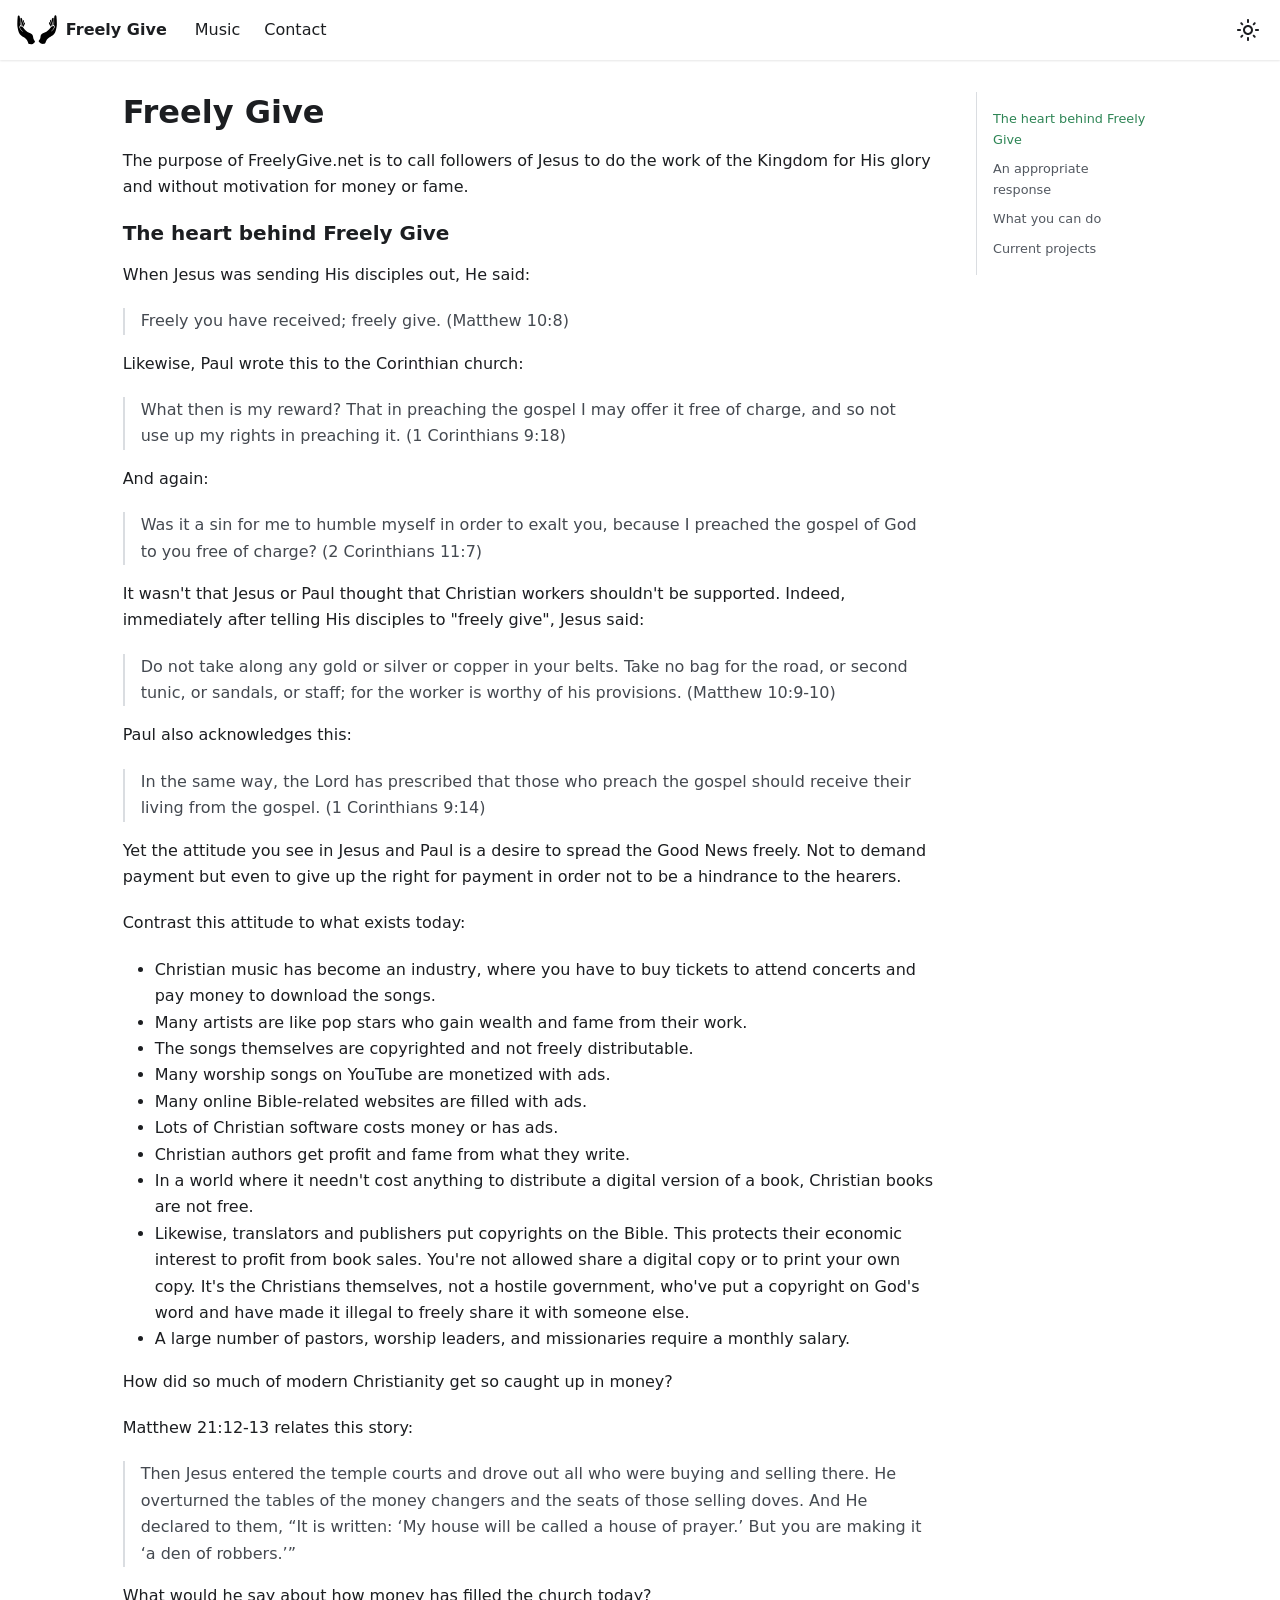
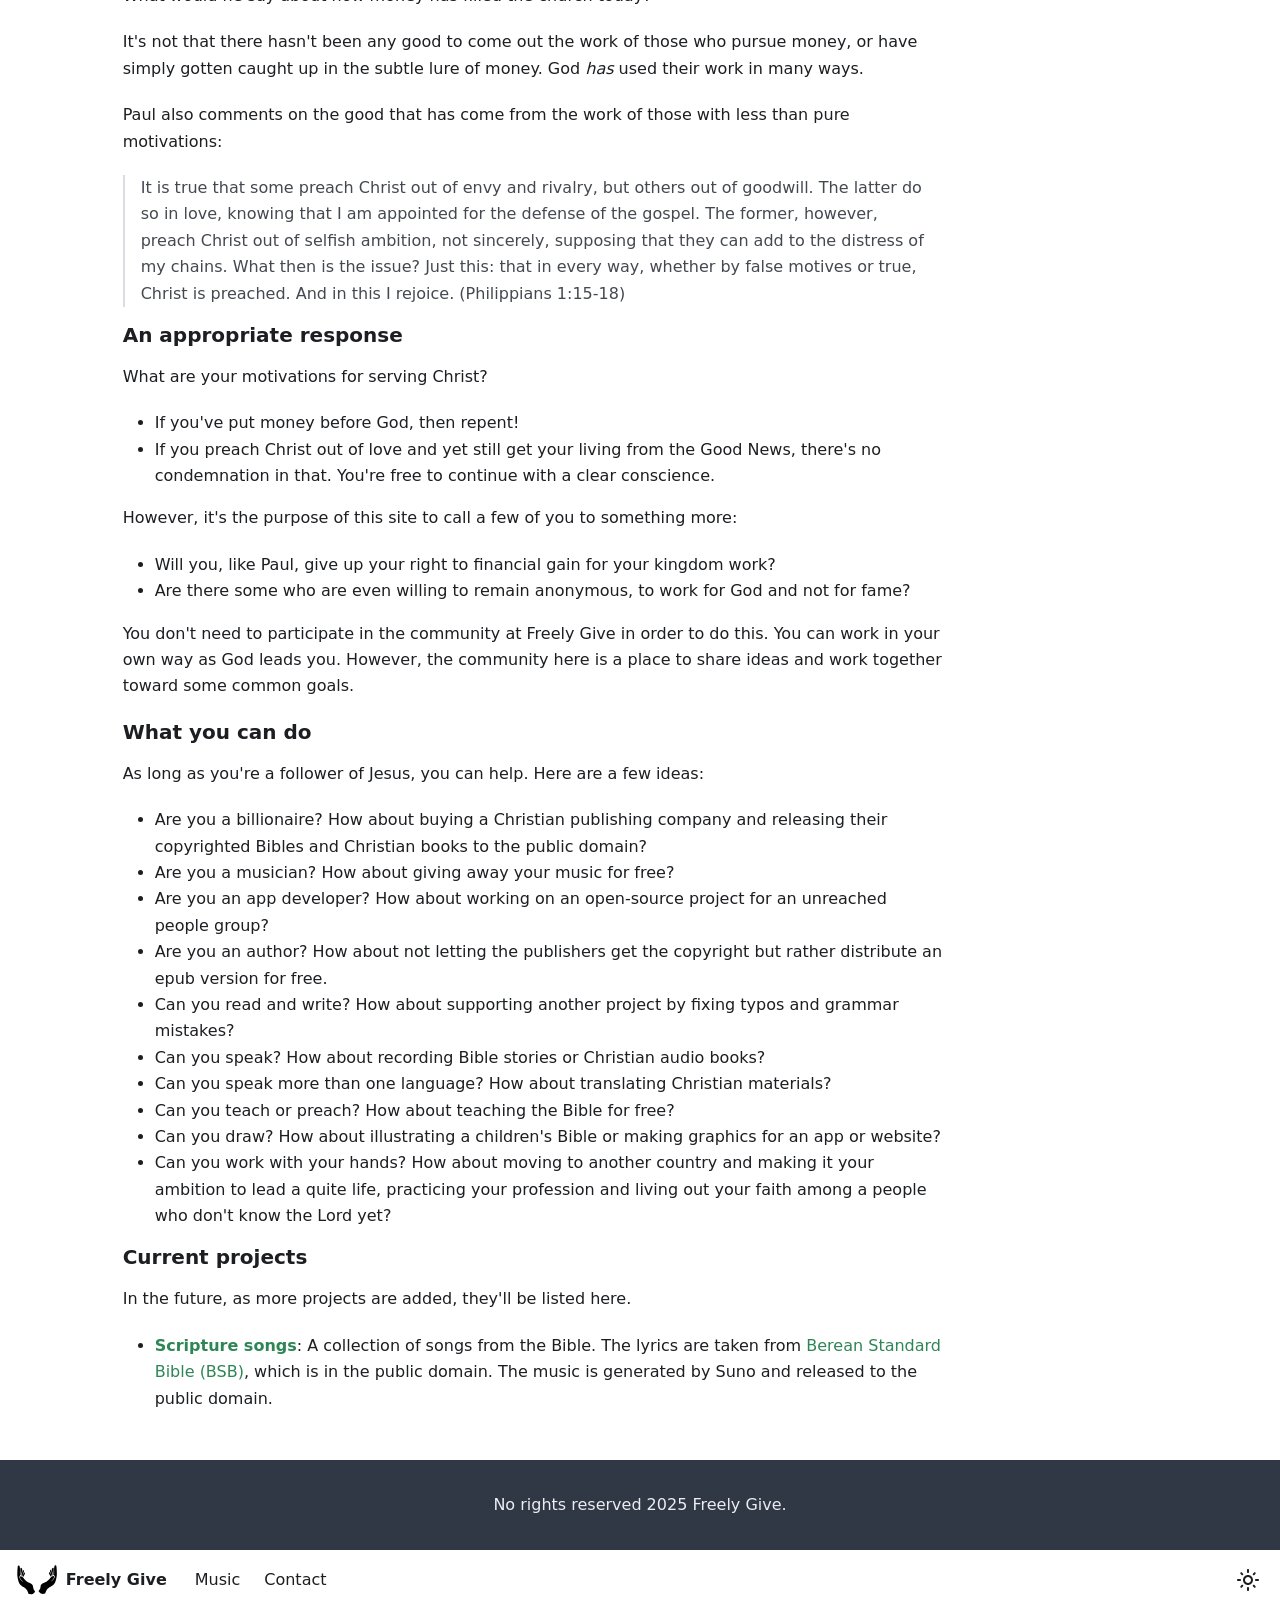
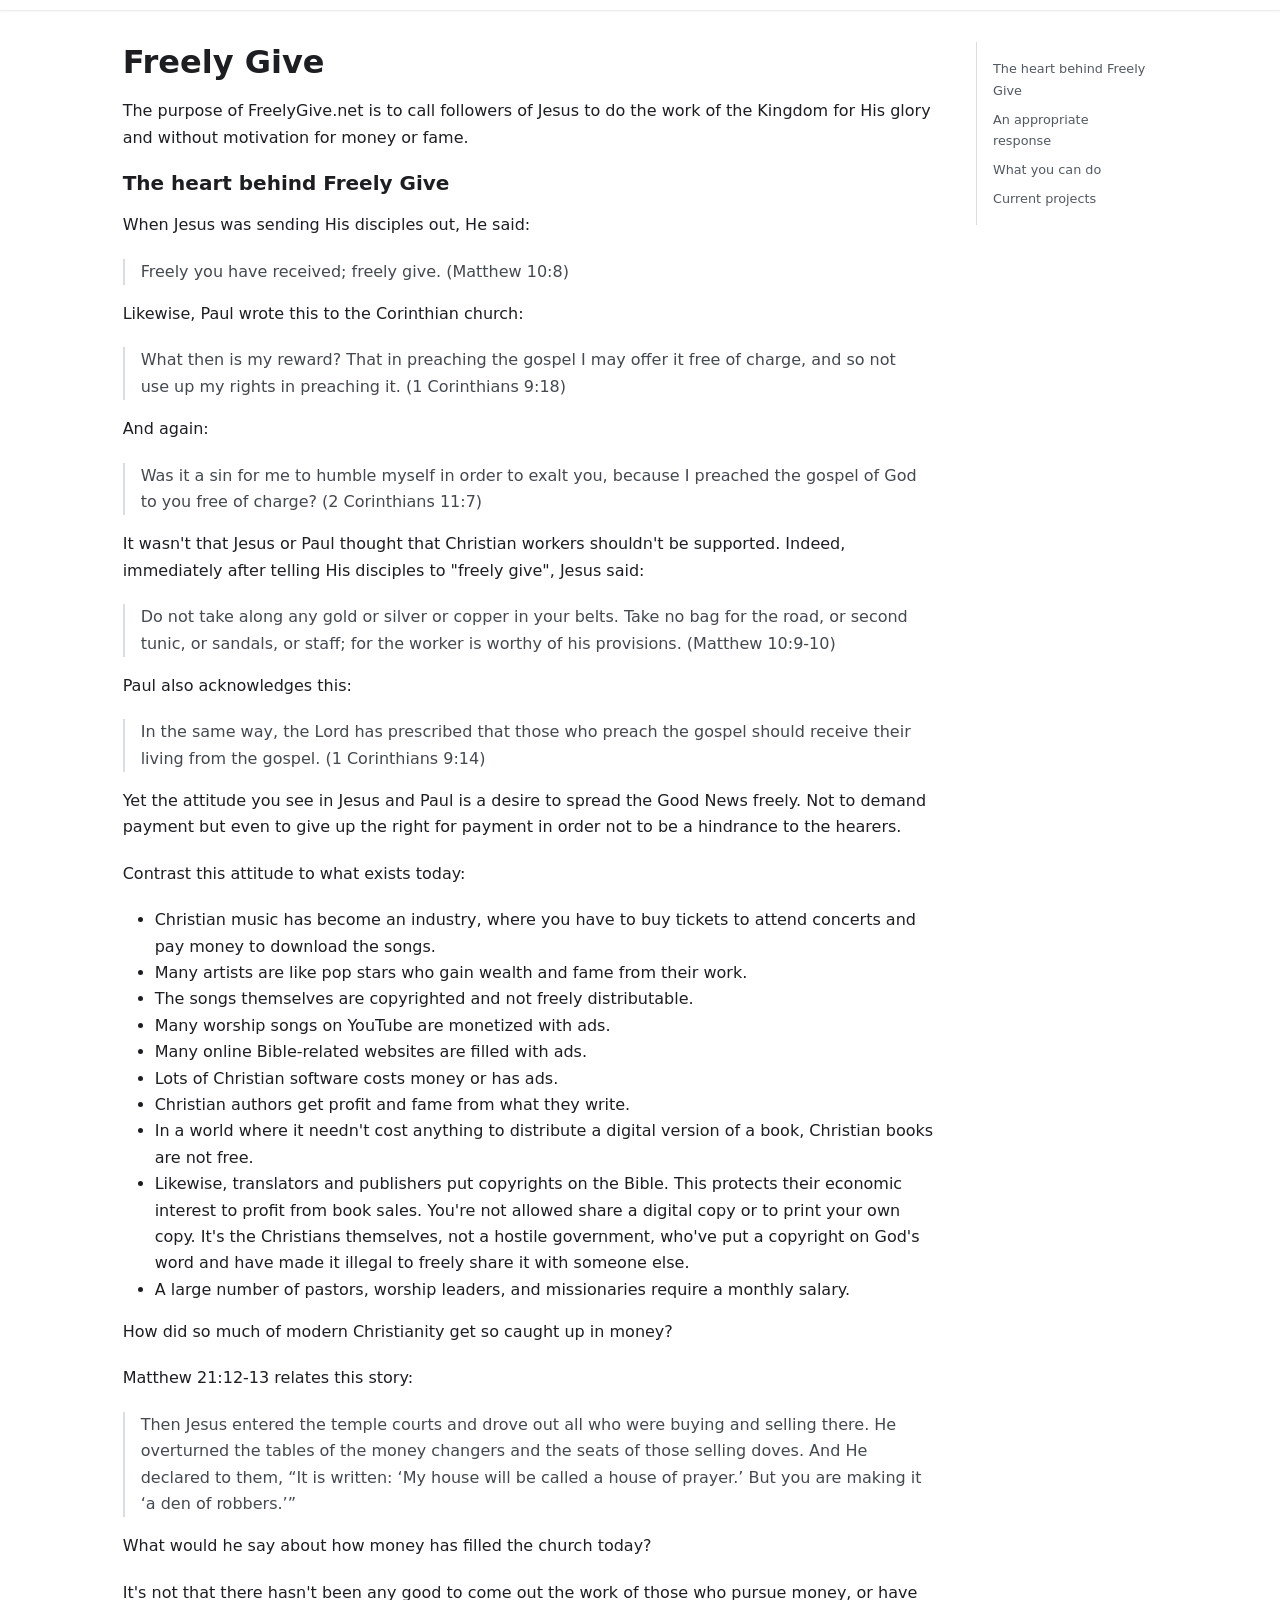
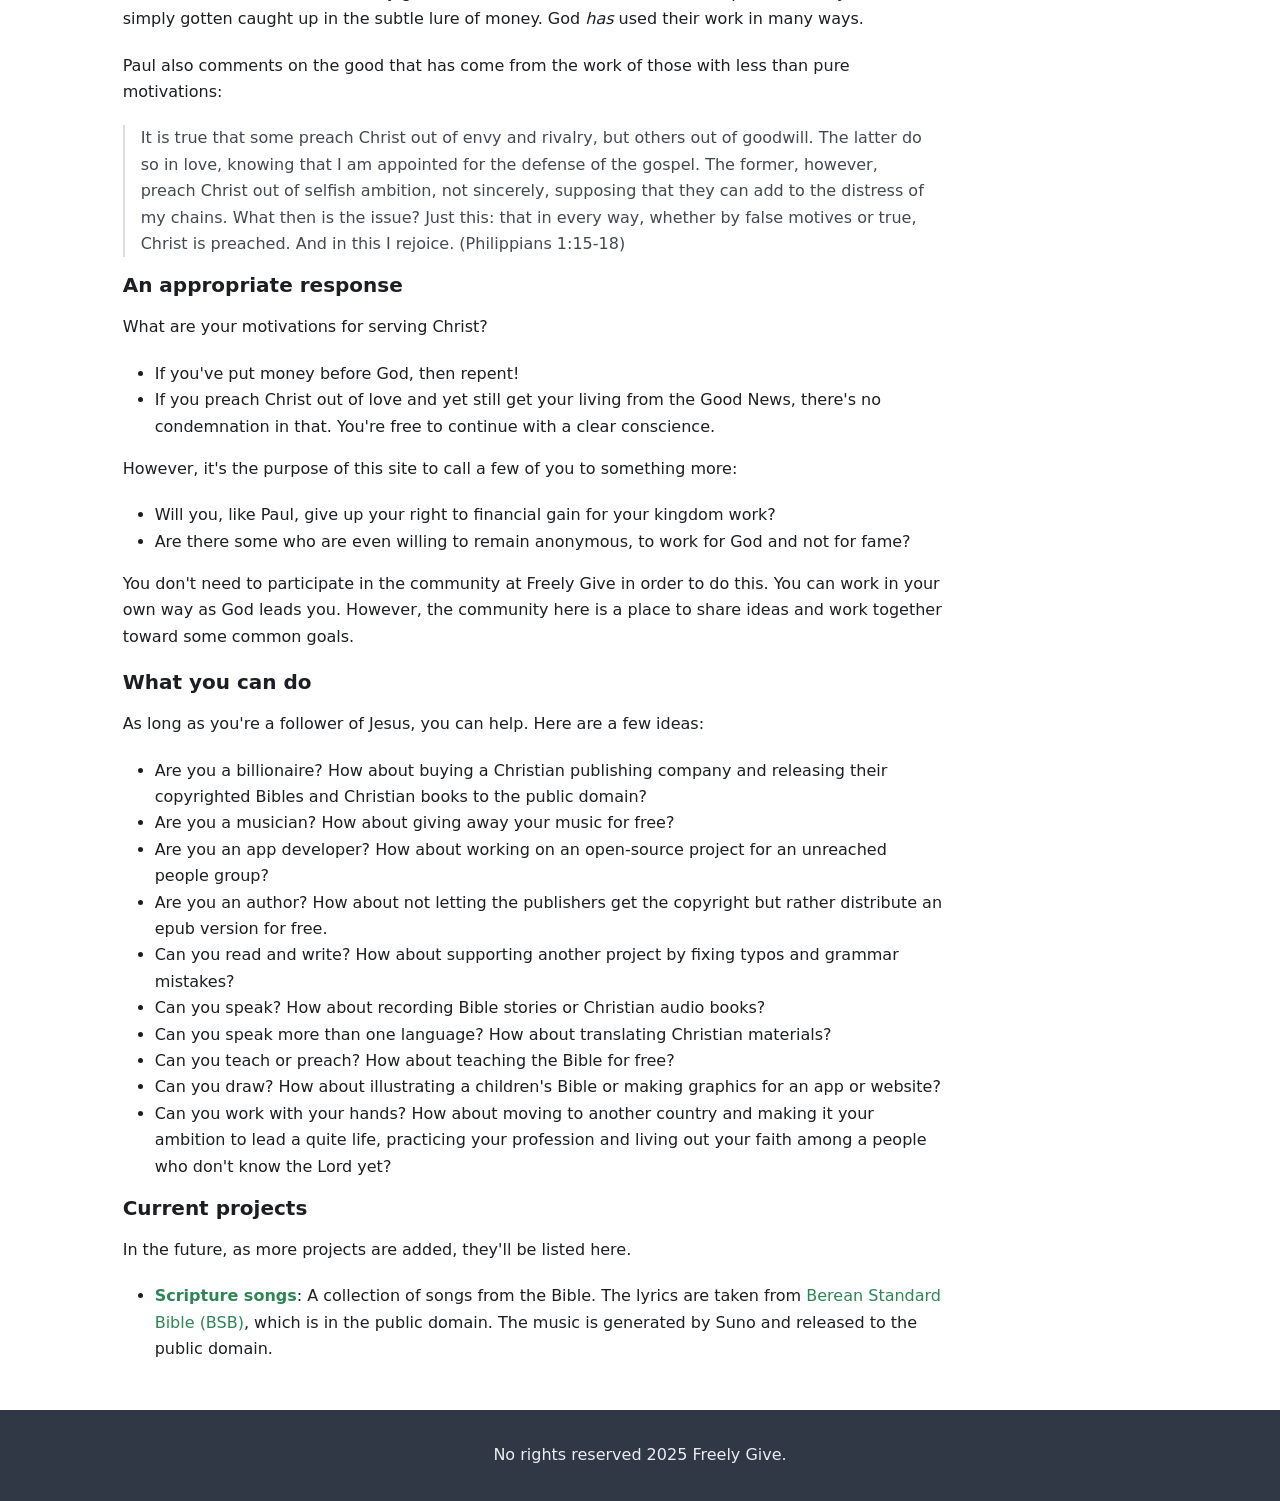
<file: index.html>
<!doctype html>
<html lang="en" dir="ltr" class="mdx-wrapper mdx-page plugin-pages plugin-id-default" data-has-hydrated="false">
<head>
<meta charset="UTF-8">
<meta name="generator" content="Docusaurus v3.8.1">
<title data-rh="true">Freely Give</title><meta data-rh="true" name="viewport" content="width=device-width,initial-scale=1"><meta data-rh="true" name="twitter:card" content="summary_large_image"><meta data-rh="true" property="og:image" content="https://freelygive.net/img/docusaurus-social-card.jpg"><meta data-rh="true" name="twitter:image" content="https://freelygive.net/img/docusaurus-social-card.jpg"><meta data-rh="true" property="og:url" content="https://freelygive.net/"><meta data-rh="true" property="og:locale" content="en"><meta data-rh="true" name="docusaurus_locale" content="en"><meta data-rh="true" name="docusaurus_tag" content="default"><meta data-rh="true" name="docsearch:language" content="en"><meta data-rh="true" name="docsearch:docusaurus_tag" content="default"><meta data-rh="true" property="og:title" content="Freely Give"><meta data-rh="true" name="description" content="The purpose of FreelyGive.net is to call followers of Jesus to do the work of the Kingdom for His glory and without motivation for money or fame."><meta data-rh="true" property="og:description" content="The purpose of FreelyGive.net is to call followers of Jesus to do the work of the Kingdom for His glory and without motivation for money or fame."><link data-rh="true" rel="icon" href="/img/favicon.ico"><link data-rh="true" rel="canonical" href="https://freelygive.net/"><link data-rh="true" rel="alternate" href="https://freelygive.net/" hreflang="en"><link data-rh="true" rel="alternate" href="https://freelygive.net/" hreflang="x-default"><script data-rh="true">function insertBanner(){var n=document.createElement("div");n.id="__docusaurus-base-url-issue-banner-container";n.innerHTML='\n<div id="__docusaurus-base-url-issue-banner" style="border: thick solid red; background-color: rgb(255, 230, 179); margin: 20px; padding: 20px; font-size: 20px;">\n   <p style="font-weight: bold; font-size: 30px;">Your Docusaurus site did not load properly.</p>\n   <p>A very common reason is a wrong site <a href="https://docusaurus.io/docs/docusaurus.config.js/#baseUrl" style="font-weight: bold;">baseUrl configuration</a>.</p>\n   <p>Current configured baseUrl = <span style="font-weight: bold; color: red;">/</span>  (default value)</p>\n   <p>We suggest trying baseUrl = <span id="__docusaurus-base-url-issue-banner-suggestion-container" style="font-weight: bold; color: green;"></span></p>\n</div>\n',document.body.prepend(n);var e=document.getElementById("__docusaurus-base-url-issue-banner-suggestion-container"),s=window.location.pathname,o="/"===s.substr(-1)?s:s+"/";e.innerHTML=o}document.addEventListener("DOMContentLoaded",function(){void 0===window.docusaurus&&insertBanner()})</script><link rel="stylesheet" href="/assets/css/styles.80179d16.css">
<script src="/assets/js/runtime~main.8ddd8ecd.js" defer="defer"></script>
<script src="/assets/js/main.093fa147.js" defer="defer"></script>
</head>
<body class="navigation-with-keyboard">
<svg xmlns="http://www.w3.org/2000/svg" style="display: none;"><defs>
<symbol id="theme-svg-external-link" viewBox="0 0 24 24"><path fill="currentColor" d="M21 13v10h-21v-19h12v2h-10v15h17v-8h2zm3-12h-10.988l4.035 4-6.977 7.07 2.828 2.828 6.977-7.07 4.125 4.172v-11z"/></symbol>
</defs></svg>
<script>!function(){var t="light";var e=function(){try{return new URLSearchParams(window.location.search).get("docusaurus-theme")}catch(t){}}()||function(){try{return window.localStorage.getItem("theme")}catch(t){}}();document.documentElement.setAttribute("data-theme",e||t),document.documentElement.setAttribute("data-theme-choice",e||t)}(),function(){try{const c=new URLSearchParams(window.location.search).entries();for(var[t,e]of c)if(t.startsWith("docusaurus-data-")){var a=t.replace("docusaurus-data-","data-");document.documentElement.setAttribute(a,e)}}catch(t){}}()</script><div id="__docusaurus"><link rel="preload" as="image" href="/img/logo.svg"><div role="region" aria-label="Skip to main content"><a class="skipToContent_fXgn" href="#__docusaurus_skipToContent_fallback">Skip to main content</a></div><nav aria-label="Main" class="theme-layout-navbar navbar navbar--fixed-top"><div class="navbar__inner"><div class="theme-layout-navbar-left navbar__items"><button aria-label="Toggle navigation bar" aria-expanded="false" class="navbar__toggle clean-btn" type="button"><svg width="30" height="30" viewBox="0 0 30 30" aria-hidden="true"><path stroke="currentColor" stroke-linecap="round" stroke-miterlimit="10" stroke-width="2" d="M4 7h22M4 15h22M4 23h22"></path></svg></button><a class="navbar__brand" href="/"><div class="navbar__logo"><img src="/img/logo.svg" alt="Freely Give Logo" class="themedComponent_mlkZ themedComponent--light_NVdE"><img src="/img/logo.svg" alt="Freely Give Logo" class="themedComponent_mlkZ themedComponent--dark_xIcU"></div><b class="navbar__title text--truncate">Freely Give</b></a><a class="navbar__item navbar__link" href="/music/philippians/">Music</a><a class="navbar__item navbar__link" href="/contact/">Contact</a></div><div class="theme-layout-navbar-right navbar__items navbar__items--right"><div class="toggle_vylO colorModeToggle_DEke"><button class="clean-btn toggleButton_gllP toggleButtonDisabled_aARS" type="button" disabled="" title="system mode" aria-label="Switch between dark and light mode (currently system mode)"><svg viewBox="0 0 24 24" width="24" height="24" aria-hidden="true" class="toggleIcon_g3eP lightToggleIcon_pyhR"><path fill="currentColor" d="M12,9c1.65,0,3,1.35,3,3s-1.35,3-3,3s-3-1.35-3-3S10.35,9,12,9 M12,7c-2.76,0-5,2.24-5,5s2.24,5,5,5s5-2.24,5-5 S14.76,7,12,7L12,7z M2,13l2,0c0.55,0,1-0.45,1-1s-0.45-1-1-1l-2,0c-0.55,0-1,0.45-1,1S1.45,13,2,13z M20,13l2,0c0.55,0,1-0.45,1-1 s-0.45-1-1-1l-2,0c-0.55,0-1,0.45-1,1S19.45,13,20,13z M11,2v2c0,0.55,0.45,1,1,1s1-0.45,1-1V2c0-0.55-0.45-1-1-1S11,1.45,11,2z M11,20v2c0,0.55,0.45,1,1,1s1-0.45,1-1v-2c0-0.55-0.45-1-1-1C11.45,19,11,19.45,11,20z M5.99,4.58c-0.39-0.39-1.03-0.39-1.41,0 c-0.39,0.39-0.39,1.03,0,1.41l1.06,1.06c0.39,0.39,1.03,0.39,1.41,0s0.39-1.03,0-1.41L5.99,4.58z M18.36,16.95 c-0.39-0.39-1.03-0.39-1.41,0c-0.39,0.39-0.39,1.03,0,1.41l1.06,1.06c0.39,0.39,1.03,0.39,1.41,0c0.39-0.39,0.39-1.03,0-1.41 L18.36,16.95z M19.42,5.99c0.39-0.39,0.39-1.03,0-1.41c-0.39-0.39-1.03-0.39-1.41,0l-1.06,1.06c-0.39,0.39-0.39,1.03,0,1.41 s1.03,0.39,1.41,0L19.42,5.99z M7.05,18.36c0.39-0.39,0.39-1.03,0-1.41c-0.39-0.39-1.03-0.39-1.41,0l-1.06,1.06 c-0.39,0.39-0.39,1.03,0,1.41s1.03,0.39,1.41,0L7.05,18.36z"></path></svg><svg viewBox="0 0 24 24" width="24" height="24" aria-hidden="true" class="toggleIcon_g3eP darkToggleIcon_wfgR"><path fill="currentColor" d="M9.37,5.51C9.19,6.15,9.1,6.82,9.1,7.5c0,4.08,3.32,7.4,7.4,7.4c0.68,0,1.35-0.09,1.99-0.27C17.45,17.19,14.93,19,12,19 c-3.86,0-7-3.14-7-7C5,9.07,6.81,6.55,9.37,5.51z M12,3c-4.97,0-9,4.03-9,9s4.03,9,9,9s9-4.03,9-9c0-0.46-0.04-0.92-0.1-1.36 c-0.98,1.37-2.58,2.26-4.4,2.26c-2.98,0-5.4-2.42-5.4-5.4c0-1.81,0.89-3.42,2.26-4.4C12.92,3.04,12.46,3,12,3L12,3z"></path></svg><svg viewBox="0 0 24 24" width="24" height="24" aria-hidden="true" class="toggleIcon_g3eP systemToggleIcon_QzmC"><path fill="currentColor" d="m12 21c4.971 0 9-4.029 9-9s-4.029-9-9-9-9 4.029-9 9 4.029 9 9 9zm4.95-13.95c1.313 1.313 2.05 3.093 2.05 4.95s-0.738 3.637-2.05 4.95c-1.313 1.313-3.093 2.05-4.95 2.05v-14c1.857 0 3.637 0.737 4.95 2.05z"></path></svg></button></div><div class="navbarSearchContainer_Bca1"></div></div></div><div role="presentation" class="navbar-sidebar__backdrop"></div></nav><div id="__docusaurus_skipToContent_fallback" class="theme-layout-main main-wrapper mainWrapper_z2l0"><main class="container container--fluid margin-vert--lg"><div class="row mdxPageWrapper_j9I6"><div class="col col--8"><article><header><h1>Freely Give</h1></header>
<p>The purpose of FreelyGive.net is to call followers of Jesus to do the work of the Kingdom for His glory and without motivation for money or fame.</p>
<h3 class="anchor anchorWithStickyNavbar_LWe7" id="the-heart-behind-freely-give">The heart behind Freely Give<a href="#the-heart-behind-freely-give" class="hash-link" aria-label="Direct link to The heart behind Freely Give" title="Direct link to The heart behind Freely Give">​</a></h3>
<p>When Jesus was sending His disciples out, He said:</p>
<blockquote>
<p>Freely you have received; freely give. (Matthew 10:8)</p>
</blockquote>
<p>Likewise, Paul wrote this to the Corinthian church:</p>
<blockquote>
<p>What then is my reward? That in preaching the gospel I may offer it free of charge, and so not use up my rights in preaching it. (1 Corinthians 9:18)</p>
</blockquote>
<p>And again:</p>
<blockquote>
<p>Was it a sin for me to humble myself in order to exalt you, because I preached the gospel of God to you free of charge? (2 Corinthians 11:7)</p>
</blockquote>
<p>It wasn&#x27;t that Jesus or Paul thought that Christian workers shouldn&#x27;t be supported. Indeed, immediately after telling His disciples to &quot;freely give&quot;, Jesus said:</p>
<blockquote>
<p>Do not take along any gold or silver or copper in your belts. Take no bag for the road, or second tunic, or sandals, or staff; for the worker is worthy of his provisions. (Matthew 10:9-10)</p>
</blockquote>
<p>Paul also acknowledges this:</p>
<blockquote>
<p>In the same way, the Lord has prescribed that those who preach the gospel should receive their living from the gospel. (1 Corinthians 9:14)</p>
</blockquote>
<p>Yet the attitude you see in Jesus and Paul is a desire to spread the Good News freely. Not to demand payment but even to give up the right for payment in order not to be a hindrance to the hearers.</p>
<p>Contrast this attitude to what exists today:</p>
<ul>
<li>Christian music has become an industry, where you have to buy tickets to attend concerts and pay money to download the songs.</li>
<li>Many artists are like pop stars who gain wealth and fame from their work.</li>
<li>The songs themselves are copyrighted and not freely distributable.</li>
<li>Many worship songs on YouTube are monetized with ads.</li>
<li>Many online Bible-related websites are filled with ads.</li>
<li>Lots of Christian software costs money or has ads.</li>
<li>Christian authors get profit and fame from what they write.</li>
<li>In a world where it needn&#x27;t cost anything to distribute a digital version of a book, Christian books are not free.</li>
<li>Likewise, translators and publishers put copyrights on the Bible. This protects their economic interest to profit from book sales. You&#x27;re not allowed share a digital copy or to print your own copy. It&#x27;s the Christians themselves, not a hostile government, who&#x27;ve put a copyright on God&#x27;s word and have made it illegal to freely share it with someone else.</li>
<li>A large number of pastors, worship leaders, and missionaries require a monthly salary.</li>
</ul>
<p>How did so much of modern Christianity get so caught up in money?</p>
<p>Matthew 21:12-13 relates this story:</p>
<blockquote>
<p>Then Jesus entered the temple courts and drove out all who were buying and selling there. He overturned the tables of the money changers and the seats of those selling doves. And He declared to them, “It is written: ‘My house will be called a house of prayer.’ But you are making it ‘a den of robbers.’”</p>
</blockquote>
<p>What would he say about how money has filled the church today?</p>
<p>It&#x27;s not that there hasn&#x27;t been any good to come out the work of those who pursue money, or have simply gotten caught up in the subtle lure of money. God <em>has</em> used their work in many ways.</p>
<p>Paul also comments on the good that has come from the work of those with less than pure motivations:</p>
<blockquote>
<p>It is true that some preach Christ out of envy and rivalry, but others out of goodwill. The latter do so in love, knowing that I am appointed for the defense of the gospel. The former, however, preach Christ out of selfish ambition, not sincerely, supposing that they can add to the distress of my chains. What then is the issue? Just this: that in every way, whether by false motives or true, Christ is preached. And in this I rejoice. (Philippians 1:15-18)</p>
</blockquote>
<h3 class="anchor anchorWithStickyNavbar_LWe7" id="an-appropriate-response">An appropriate response<a href="#an-appropriate-response" class="hash-link" aria-label="Direct link to An appropriate response" title="Direct link to An appropriate response">​</a></h3>
<p>What are your motivations for serving Christ?</p>
<ul>
<li>If you&#x27;ve put money before God, then repent!</li>
<li>If you preach Christ out of love and yet still get your living from the Good News, there&#x27;s no condemnation in that. You&#x27;re free to continue with a clear conscience.</li>
</ul>
<p>However, it&#x27;s the purpose of this site to call a few of you to something more:</p>
<ul>
<li>Will you, like Paul, give up your right to financial gain for your kingdom work?</li>
<li>Are there some who are even willing to remain anonymous, to work for God and not for fame?</li>
</ul>
<p>You don&#x27;t need to participate in the community at Freely Give in order to do this. You can work in your own way as God leads you. However, the community here is a place to share ideas and work together toward some common goals.</p>
<h3 class="anchor anchorWithStickyNavbar_LWe7" id="what-you-can-do">What you can do<a href="#what-you-can-do" class="hash-link" aria-label="Direct link to What you can do" title="Direct link to What you can do">​</a></h3>
<p>As long as you&#x27;re a follower of Jesus, you can help. Here are a few ideas:</p>
<ul>
<li>Are you a billionaire? How about buying a Christian publishing company and releasing their copyrighted Bibles and Christian books to the public domain?</li>
<li>Are you a musician? How about giving away your music for free?</li>
<li>Are you an app developer? How about working on an open-source project for an unreached people group?</li>
<li>Are you an author? How about not letting the publishers get the copyright but rather distribute an epub version for free.</li>
<li>Can you read and write? How about supporting another project by fixing typos and grammar mistakes?</li>
<li>Can you speak? How about recording Bible stories or Christian audio books?</li>
<li>Can you speak more than one language? How about translating Christian materials?</li>
<li>Can you teach or preach? How about teaching the Bible for free?</li>
<li>Can you draw? How about illustrating a children&#x27;s Bible or making graphics for an app or website?</li>
<li>Can you work with your hands? How about moving to another country and making it your ambition to lead a quite life, practicing your profession and living out your faith among a people who don&#x27;t know the Lord yet?</li>
</ul>
<h3 class="anchor anchorWithStickyNavbar_LWe7" id="current-projects">Current projects<a href="#current-projects" class="hash-link" aria-label="Direct link to Current projects" title="Direct link to Current projects">​</a></h3>
<p>In the future, as more projects are added, they&#x27;ll be listed here.</p>
<ul>
<li><a href="/music/philippians/"><strong>Scripture songs</strong></a>: A collection of songs from the Bible. The lyrics are taken from <a href="https://berean.bible/" target="_blank" rel="noopener noreferrer">Berean Standard Bible (BSB)</a>, which is in the public domain. The music is generated by Suno and released to the public domain.</li>
</ul></article></div><div class="col col--2"><div class="tableOfContents_bqdL thin-scrollbar"><ul class="table-of-contents table-of-contents__left-border"><li><a href="#the-heart-behind-freely-give" class="table-of-contents__link toc-highlight">The heart behind Freely Give</a></li><li><a href="#an-appropriate-response" class="table-of-contents__link toc-highlight">An appropriate response</a></li><li><a href="#what-you-can-do" class="table-of-contents__link toc-highlight">What you can do</a></li><li><a href="#current-projects" class="table-of-contents__link toc-highlight">Current projects</a></li></ul></div></div></div></main></div><footer class="theme-layout-footer footer footer--dark"><div class="container container-fluid"><div class="footer__bottom text--center"><div class="footer__copyright">No rights reserved 2025 Freely Give.</div></div></div></footer></div>
</body>
</html>
</file>
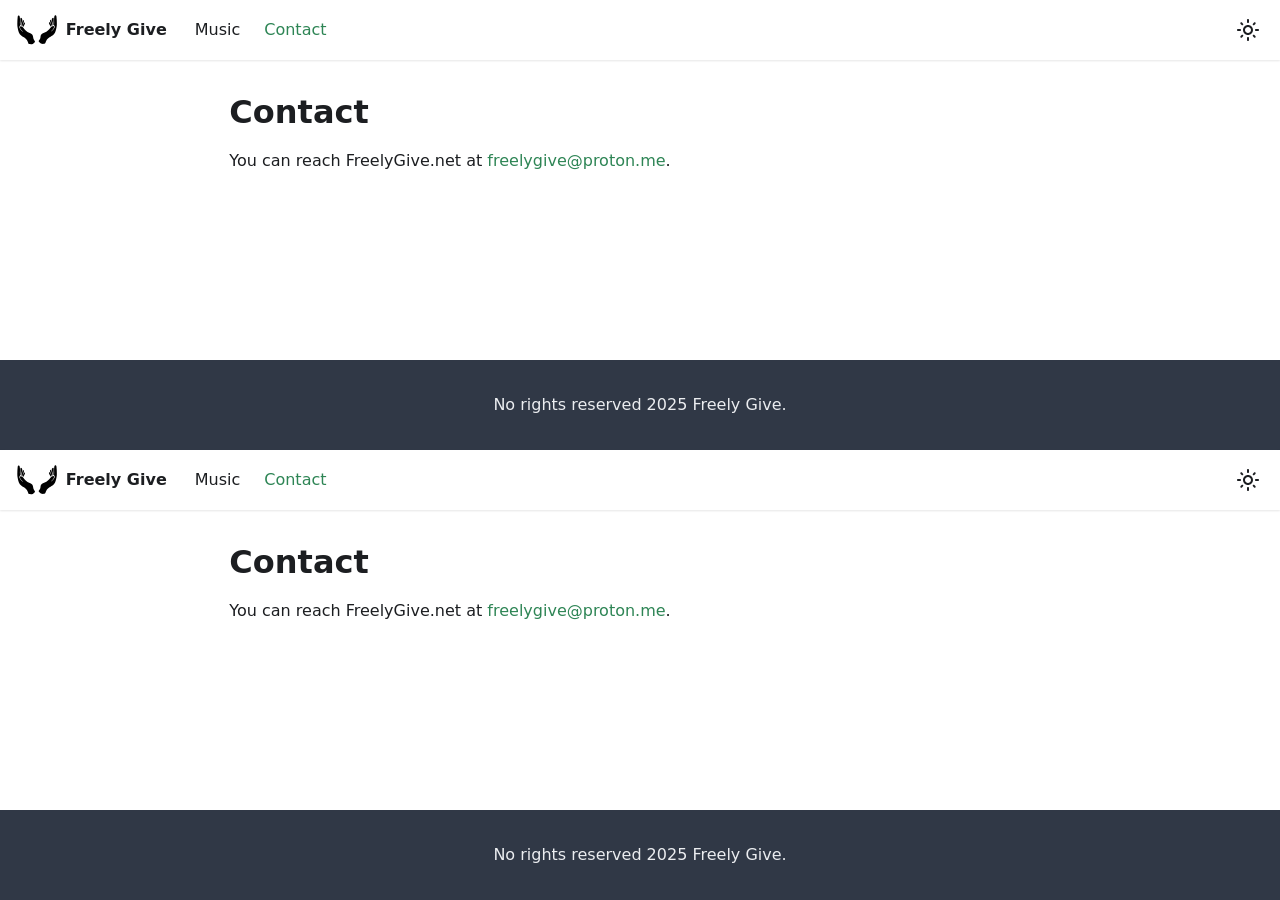
<file: contact/index.html>
<!doctype html>
<html lang="en" dir="ltr" class="mdx-wrapper mdx-page plugin-pages plugin-id-default" data-has-hydrated="false">
<head>
<meta charset="UTF-8">
<meta name="generator" content="Docusaurus v3.8.1">
<title data-rh="true">Contact | Freely Give</title><meta data-rh="true" name="viewport" content="width=device-width,initial-scale=1"><meta data-rh="true" name="twitter:card" content="summary_large_image"><meta data-rh="true" property="og:image" content="https://freelygive.net/img/docusaurus-social-card.jpg"><meta data-rh="true" name="twitter:image" content="https://freelygive.net/img/docusaurus-social-card.jpg"><meta data-rh="true" property="og:url" content="https://freelygive.net/contact/"><meta data-rh="true" property="og:locale" content="en"><meta data-rh="true" name="docusaurus_locale" content="en"><meta data-rh="true" name="docusaurus_tag" content="default"><meta data-rh="true" name="docsearch:language" content="en"><meta data-rh="true" name="docsearch:docusaurus_tag" content="default"><meta data-rh="true" property="og:title" content="Contact | Freely Give"><meta data-rh="true" name="description" content="You can reach FreelyGive.net at freelygive@proton.me."><meta data-rh="true" property="og:description" content="You can reach FreelyGive.net at freelygive@proton.me."><link data-rh="true" rel="icon" href="/img/favicon.ico"><link data-rh="true" rel="canonical" href="https://freelygive.net/contact/"><link data-rh="true" rel="alternate" href="https://freelygive.net/contact/" hreflang="en"><link data-rh="true" rel="alternate" href="https://freelygive.net/contact/" hreflang="x-default"><link rel="stylesheet" href="/assets/css/styles.80179d16.css">
<script src="/assets/js/runtime~main.8ddd8ecd.js" defer="defer"></script>
<script src="/assets/js/main.093fa147.js" defer="defer"></script>
</head>
<body class="navigation-with-keyboard">
<svg xmlns="http://www.w3.org/2000/svg" style="display: none;"><defs>
<symbol id="theme-svg-external-link" viewBox="0 0 24 24"><path fill="currentColor" d="M21 13v10h-21v-19h12v2h-10v15h17v-8h2zm3-12h-10.988l4.035 4-6.977 7.07 2.828 2.828 6.977-7.07 4.125 4.172v-11z"/></symbol>
</defs></svg>
<script>!function(){var t="light";var e=function(){try{return new URLSearchParams(window.location.search).get("docusaurus-theme")}catch(t){}}()||function(){try{return window.localStorage.getItem("theme")}catch(t){}}();document.documentElement.setAttribute("data-theme",e||t),document.documentElement.setAttribute("data-theme-choice",e||t)}(),function(){try{const c=new URLSearchParams(window.location.search).entries();for(var[t,e]of c)if(t.startsWith("docusaurus-data-")){var a=t.replace("docusaurus-data-","data-");document.documentElement.setAttribute(a,e)}}catch(t){}}()</script><div id="__docusaurus"><link rel="preload" as="image" href="/img/logo.svg"><div role="region" aria-label="Skip to main content"><a class="skipToContent_fXgn" href="#__docusaurus_skipToContent_fallback">Skip to main content</a></div><nav aria-label="Main" class="theme-layout-navbar navbar navbar--fixed-top"><div class="navbar__inner"><div class="theme-layout-navbar-left navbar__items"><button aria-label="Toggle navigation bar" aria-expanded="false" class="navbar__toggle clean-btn" type="button"><svg width="30" height="30" viewBox="0 0 30 30" aria-hidden="true"><path stroke="currentColor" stroke-linecap="round" stroke-miterlimit="10" stroke-width="2" d="M4 7h22M4 15h22M4 23h22"></path></svg></button><a class="navbar__brand" href="/"><div class="navbar__logo"><img src="/img/logo.svg" alt="Freely Give Logo" class="themedComponent_mlkZ themedComponent--light_NVdE"><img src="/img/logo.svg" alt="Freely Give Logo" class="themedComponent_mlkZ themedComponent--dark_xIcU"></div><b class="navbar__title text--truncate">Freely Give</b></a><a class="navbar__item navbar__link" href="/music/philippians/">Music</a><a aria-current="page" class="navbar__item navbar__link navbar__link--active" href="/contact/">Contact</a></div><div class="theme-layout-navbar-right navbar__items navbar__items--right"><div class="toggle_vylO colorModeToggle_DEke"><button class="clean-btn toggleButton_gllP toggleButtonDisabled_aARS" type="button" disabled="" title="system mode" aria-label="Switch between dark and light mode (currently system mode)"><svg viewBox="0 0 24 24" width="24" height="24" aria-hidden="true" class="toggleIcon_g3eP lightToggleIcon_pyhR"><path fill="currentColor" d="M12,9c1.65,0,3,1.35,3,3s-1.35,3-3,3s-3-1.35-3-3S10.35,9,12,9 M12,7c-2.76,0-5,2.24-5,5s2.24,5,5,5s5-2.24,5-5 S14.76,7,12,7L12,7z M2,13l2,0c0.55,0,1-0.45,1-1s-0.45-1-1-1l-2,0c-0.55,0-1,0.45-1,1S1.45,13,2,13z M20,13l2,0c0.55,0,1-0.45,1-1 s-0.45-1-1-1l-2,0c-0.55,0-1,0.45-1,1S19.45,13,20,13z M11,2v2c0,0.55,0.45,1,1,1s1-0.45,1-1V2c0-0.55-0.45-1-1-1S11,1.45,11,2z M11,20v2c0,0.55,0.45,1,1,1s1-0.45,1-1v-2c0-0.55-0.45-1-1-1C11.45,19,11,19.45,11,20z M5.99,4.58c-0.39-0.39-1.03-0.39-1.41,0 c-0.39,0.39-0.39,1.03,0,1.41l1.06,1.06c0.39,0.39,1.03,0.39,1.41,0s0.39-1.03,0-1.41L5.99,4.58z M18.36,16.95 c-0.39-0.39-1.03-0.39-1.41,0c-0.39,0.39-0.39,1.03,0,1.41l1.06,1.06c0.39,0.39,1.03,0.39,1.41,0c0.39-0.39,0.39-1.03,0-1.41 L18.36,16.95z M19.42,5.99c0.39-0.39,0.39-1.03,0-1.41c-0.39-0.39-1.03-0.39-1.41,0l-1.06,1.06c-0.39,0.39-0.39,1.03,0,1.41 s1.03,0.39,1.41,0L19.42,5.99z M7.05,18.36c0.39-0.39,0.39-1.03,0-1.41c-0.39-0.39-1.03-0.39-1.41,0l-1.06,1.06 c-0.39,0.39-0.39,1.03,0,1.41s1.03,0.39,1.41,0L7.05,18.36z"></path></svg><svg viewBox="0 0 24 24" width="24" height="24" aria-hidden="true" class="toggleIcon_g3eP darkToggleIcon_wfgR"><path fill="currentColor" d="M9.37,5.51C9.19,6.15,9.1,6.82,9.1,7.5c0,4.08,3.32,7.4,7.4,7.4c0.68,0,1.35-0.09,1.99-0.27C17.45,17.19,14.93,19,12,19 c-3.86,0-7-3.14-7-7C5,9.07,6.81,6.55,9.37,5.51z M12,3c-4.97,0-9,4.03-9,9s4.03,9,9,9s9-4.03,9-9c0-0.46-0.04-0.92-0.1-1.36 c-0.98,1.37-2.58,2.26-4.4,2.26c-2.98,0-5.4-2.42-5.4-5.4c0-1.81,0.89-3.42,2.26-4.4C12.92,3.04,12.46,3,12,3L12,3z"></path></svg><svg viewBox="0 0 24 24" width="24" height="24" aria-hidden="true" class="toggleIcon_g3eP systemToggleIcon_QzmC"><path fill="currentColor" d="m12 21c4.971 0 9-4.029 9-9s-4.029-9-9-9-9 4.029-9 9 4.029 9 9 9zm4.95-13.95c1.313 1.313 2.05 3.093 2.05 4.95s-0.738 3.637-2.05 4.95c-1.313 1.313-3.093 2.05-4.95 2.05v-14c1.857 0 3.637 0.737 4.95 2.05z"></path></svg></button></div><div class="navbarSearchContainer_Bca1"></div></div></div><div role="presentation" class="navbar-sidebar__backdrop"></div></nav><div id="__docusaurus_skipToContent_fallback" class="theme-layout-main main-wrapper mainWrapper_z2l0"><main class="container container--fluid margin-vert--lg"><div class="row mdxPageWrapper_j9I6"><div class="col col--8"><article><header><h1>Contact</h1></header>
<p>You can reach FreelyGive.net at <a href="mailto:freelygive@proton.me" target="_blank" rel="noopener noreferrer">freelygive@proton.me</a>.</p></article></div></div></main></div><footer class="theme-layout-footer footer footer--dark"><div class="container container-fluid"><div class="footer__bottom text--center"><div class="footer__copyright">No rights reserved 2025 Freely Give.</div></div></div></footer></div>
</body>
</html>
</file>
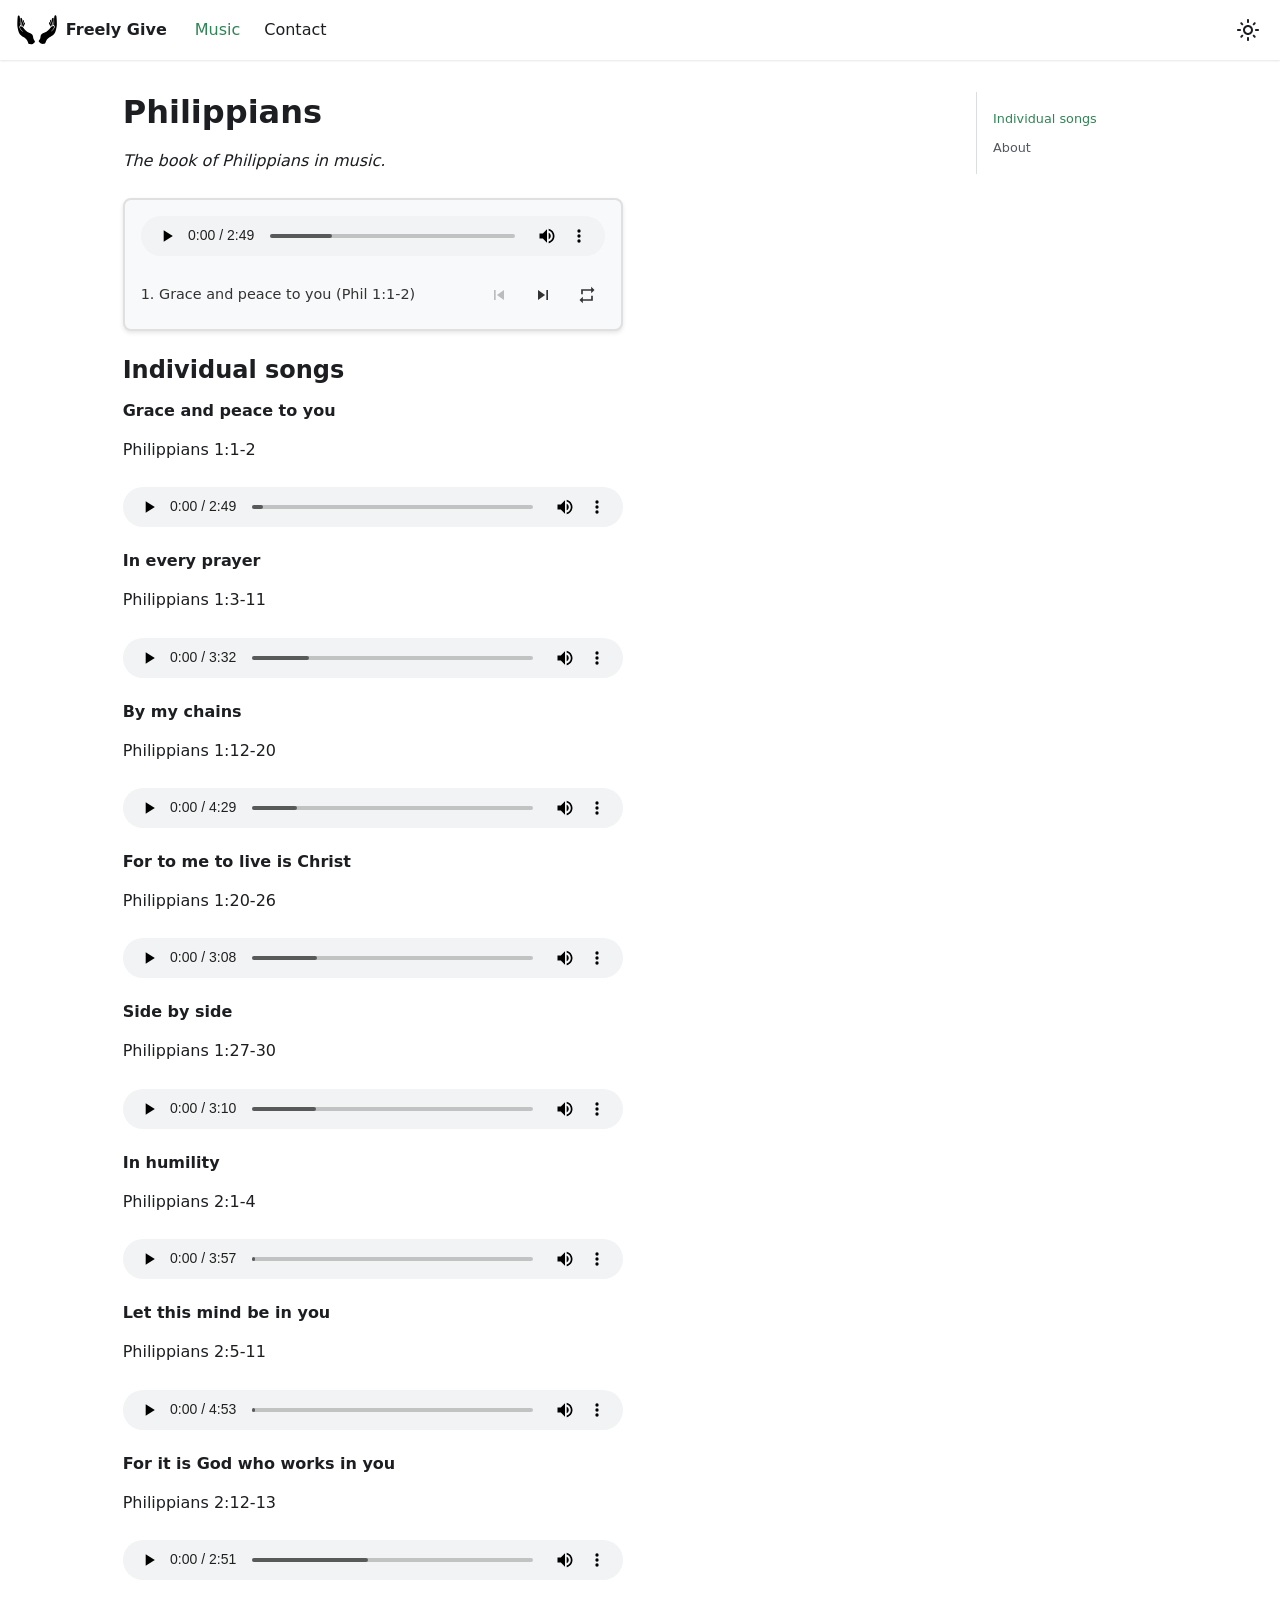
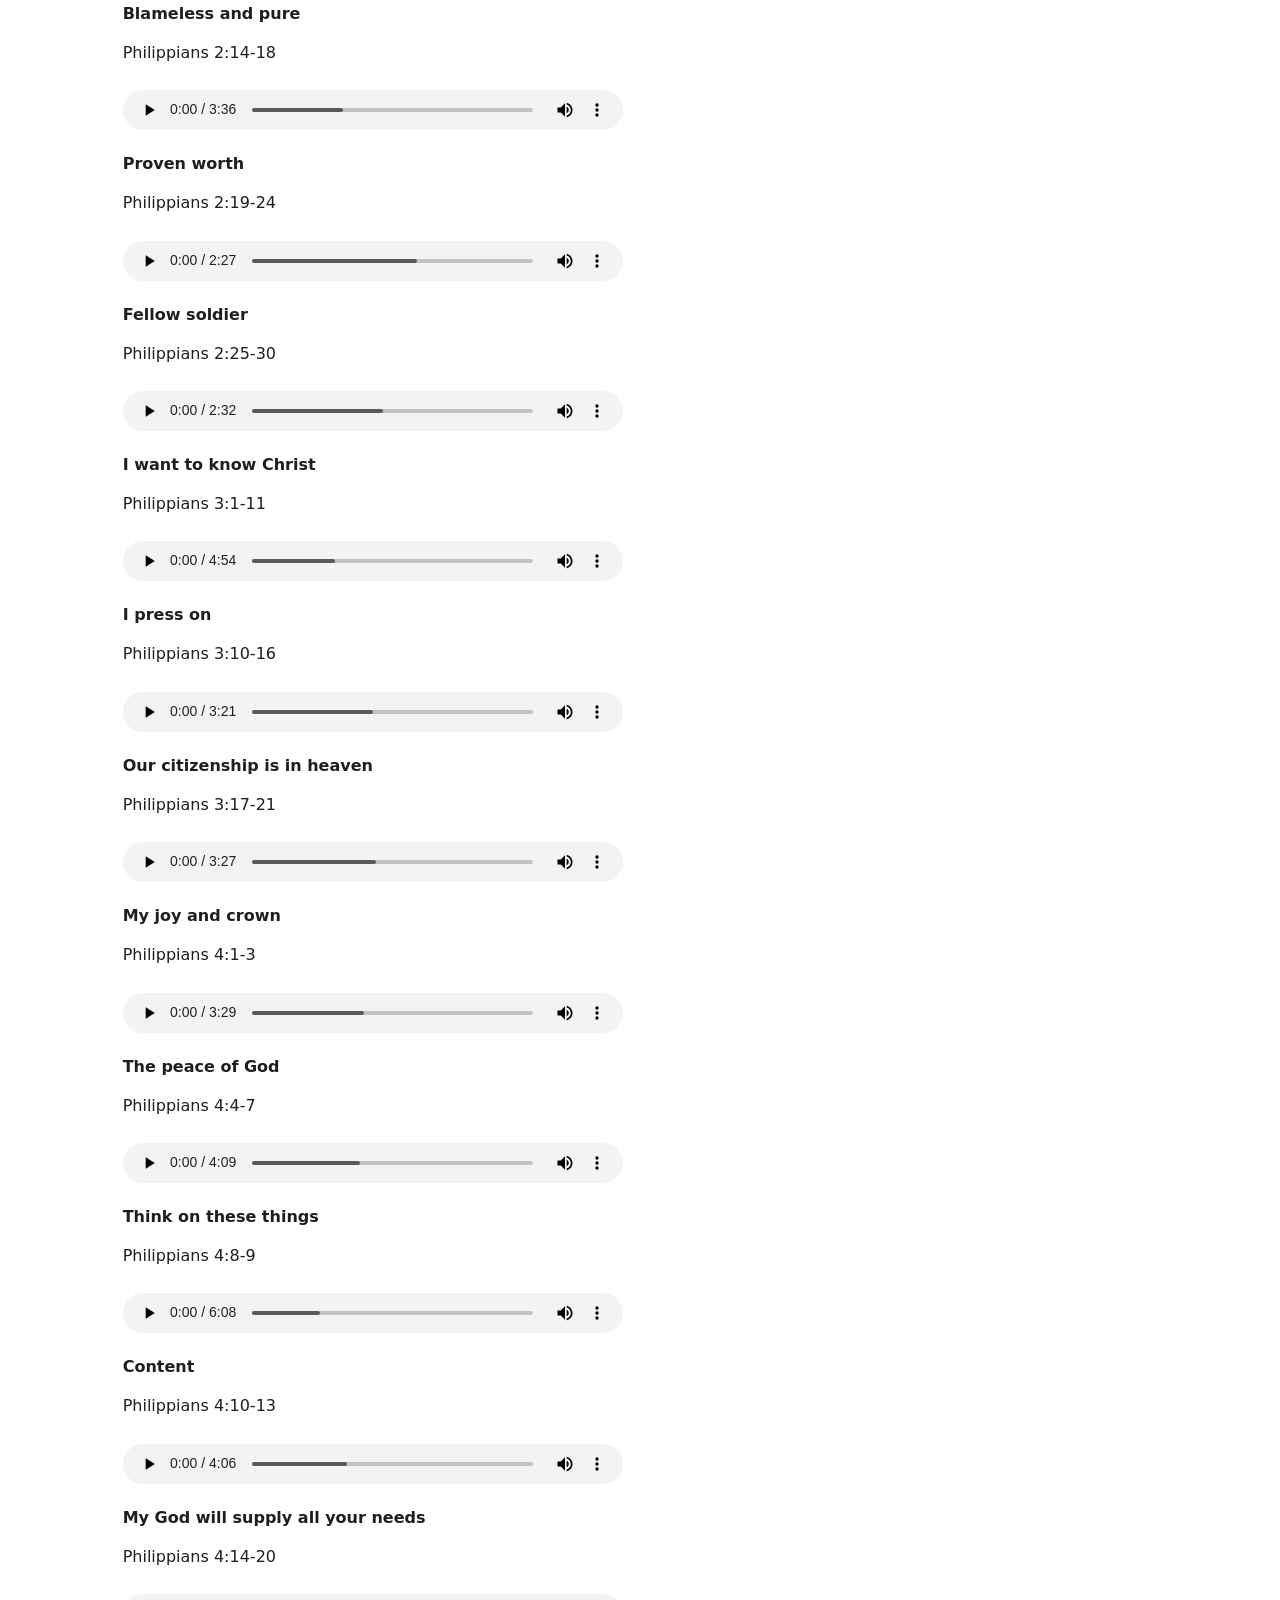
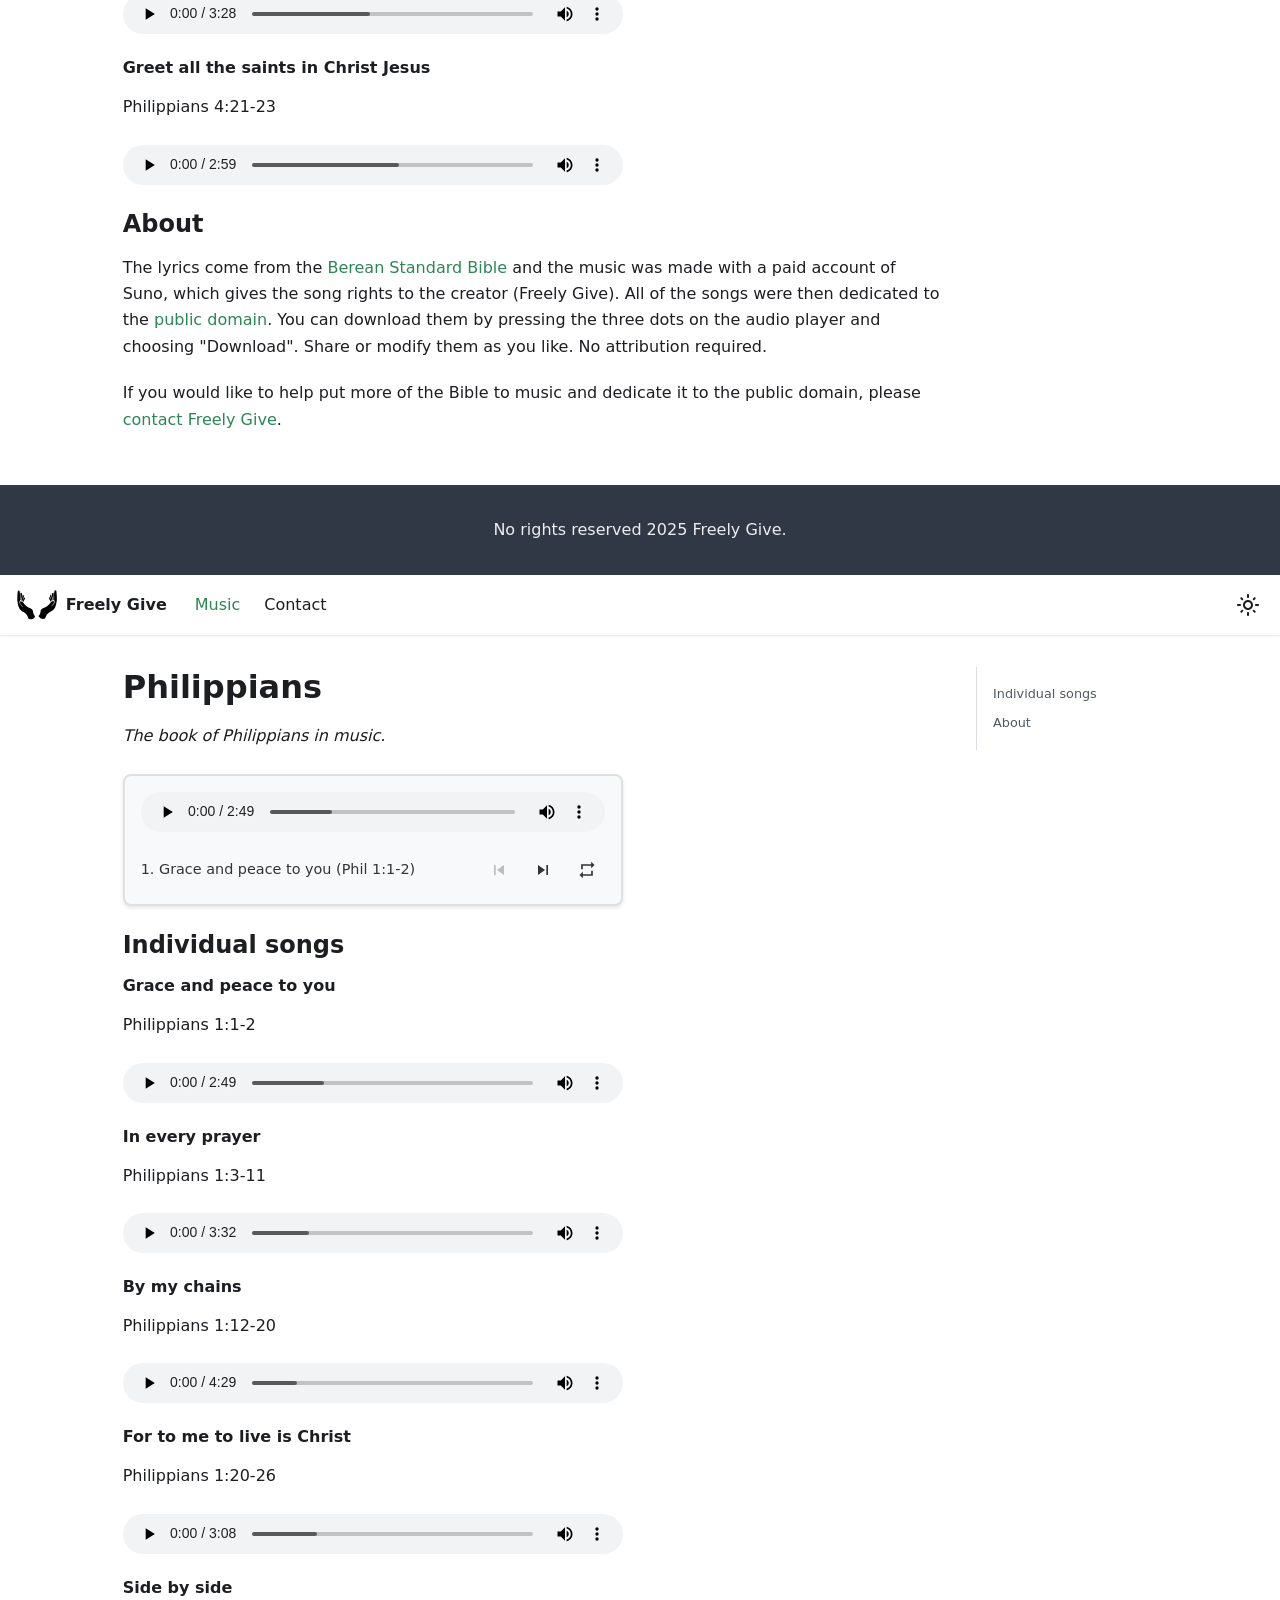
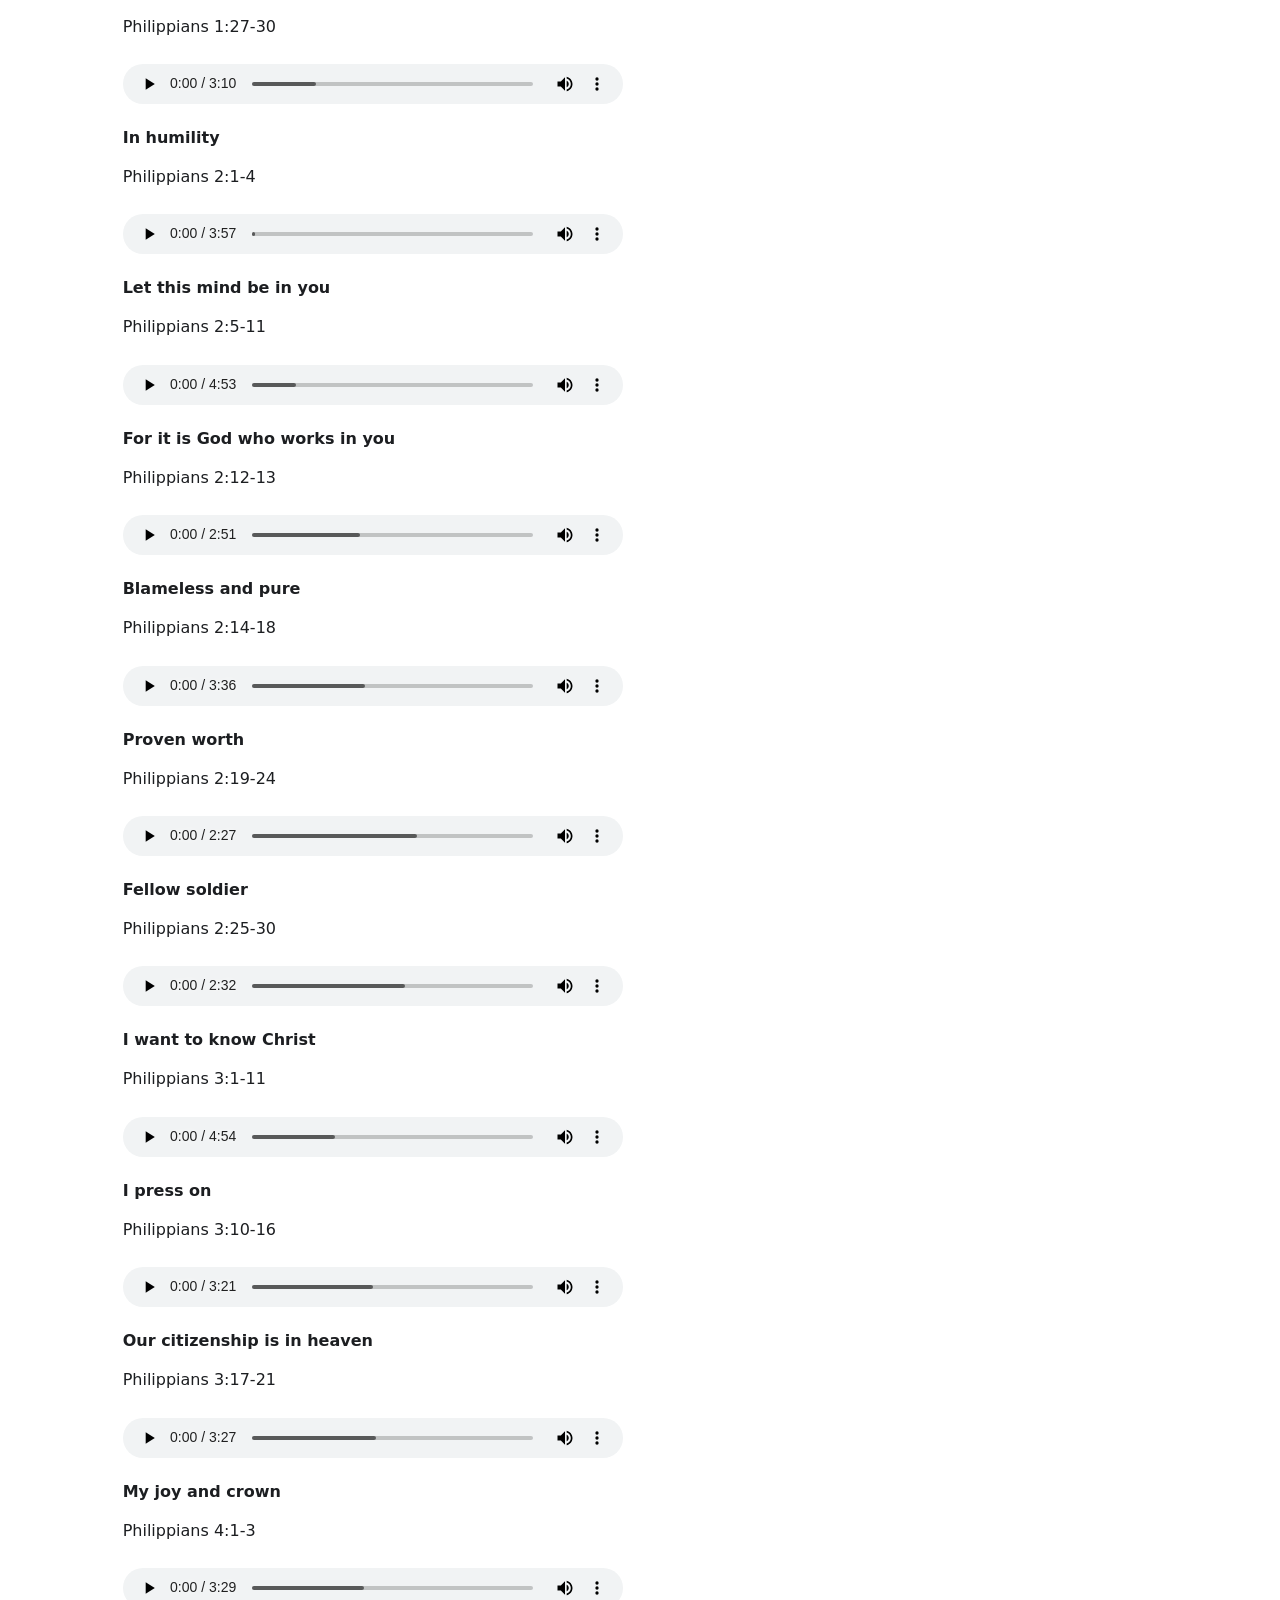
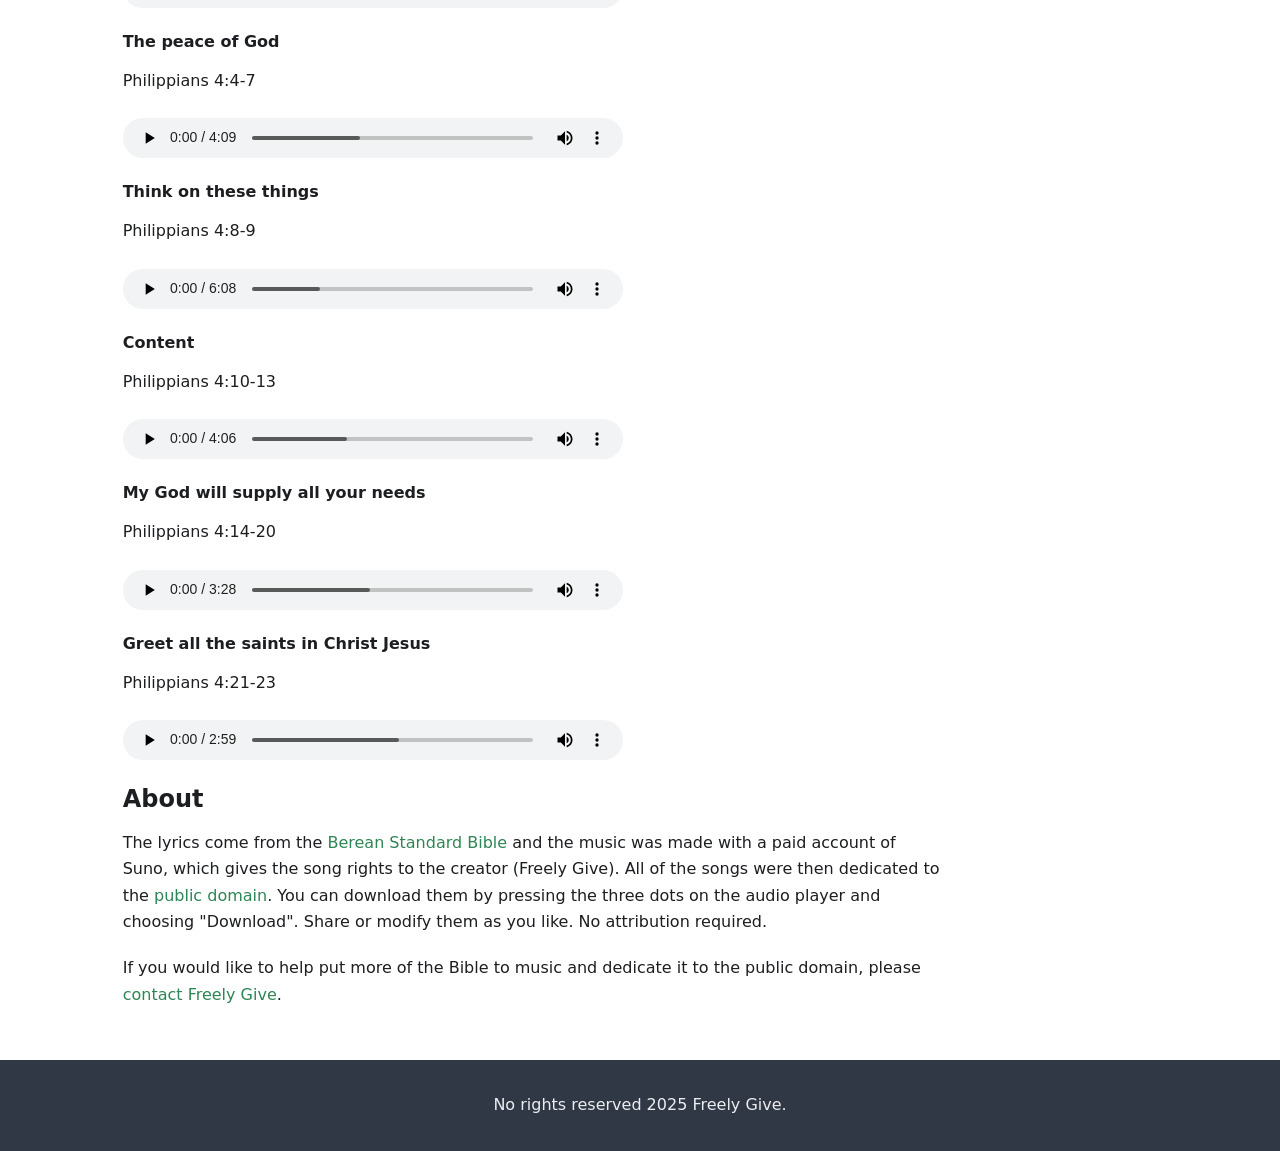
<file: music/philippians/index.html>
<!doctype html>
<html lang="en" dir="ltr" class="mdx-wrapper mdx-page plugin-pages plugin-id-default" data-has-hydrated="false">
<head>
<meta charset="UTF-8">
<meta name="generator" content="Docusaurus v3.8.1">
<title data-rh="true">Philippians | Freely Give</title><meta data-rh="true" name="viewport" content="width=device-width,initial-scale=1"><meta data-rh="true" name="twitter:card" content="summary_large_image"><meta data-rh="true" property="og:image" content="https://freelygive.net/img/docusaurus-social-card.jpg"><meta data-rh="true" name="twitter:image" content="https://freelygive.net/img/docusaurus-social-card.jpg"><meta data-rh="true" property="og:url" content="https://freelygive.net/music/philippians/"><meta data-rh="true" property="og:locale" content="en"><meta data-rh="true" name="docusaurus_locale" content="en"><meta data-rh="true" name="docusaurus_tag" content="default"><meta data-rh="true" name="docsearch:language" content="en"><meta data-rh="true" name="docsearch:docusaurus_tag" content="default"><meta data-rh="true" property="og:title" content="Philippians | Freely Give"><meta data-rh="true" name="description" content="The book of Philippians in music."><meta data-rh="true" property="og:description" content="The book of Philippians in music."><link data-rh="true" rel="icon" href="/img/favicon.ico"><link data-rh="true" rel="canonical" href="https://freelygive.net/music/philippians/"><link data-rh="true" rel="alternate" href="https://freelygive.net/music/philippians/" hreflang="en"><link data-rh="true" rel="alternate" href="https://freelygive.net/music/philippians/" hreflang="x-default"><link rel="stylesheet" href="/assets/css/styles.80179d16.css">
<script src="/assets/js/runtime~main.8ddd8ecd.js" defer="defer"></script>
<script src="/assets/js/main.093fa147.js" defer="defer"></script>
</head>
<body class="navigation-with-keyboard">
<svg xmlns="http://www.w3.org/2000/svg" style="display: none;"><defs>
<symbol id="theme-svg-external-link" viewBox="0 0 24 24"><path fill="currentColor" d="M21 13v10h-21v-19h12v2h-10v15h17v-8h2zm3-12h-10.988l4.035 4-6.977 7.07 2.828 2.828 6.977-7.07 4.125 4.172v-11z"/></symbol>
</defs></svg>
<script>!function(){var t="light";var e=function(){try{return new URLSearchParams(window.location.search).get("docusaurus-theme")}catch(t){}}()||function(){try{return window.localStorage.getItem("theme")}catch(t){}}();document.documentElement.setAttribute("data-theme",e||t),document.documentElement.setAttribute("data-theme-choice",e||t)}(),function(){try{const c=new URLSearchParams(window.location.search).entries();for(var[t,e]of c)if(t.startsWith("docusaurus-data-")){var a=t.replace("docusaurus-data-","data-");document.documentElement.setAttribute(a,e)}}catch(t){}}()</script><div id="__docusaurus"><link rel="preload" as="image" href="/img/logo.svg"><div role="region" aria-label="Skip to main content"><a class="skipToContent_fXgn" href="#__docusaurus_skipToContent_fallback">Skip to main content</a></div><nav aria-label="Main" class="theme-layout-navbar navbar navbar--fixed-top"><div class="navbar__inner"><div class="theme-layout-navbar-left navbar__items"><button aria-label="Toggle navigation bar" aria-expanded="false" class="navbar__toggle clean-btn" type="button"><svg width="30" height="30" viewBox="0 0 30 30" aria-hidden="true"><path stroke="currentColor" stroke-linecap="round" stroke-miterlimit="10" stroke-width="2" d="M4 7h22M4 15h22M4 23h22"></path></svg></button><a class="navbar__brand" href="/"><div class="navbar__logo"><img src="/img/logo.svg" alt="Freely Give Logo" class="themedComponent_mlkZ themedComponent--light_NVdE"><img src="/img/logo.svg" alt="Freely Give Logo" class="themedComponent_mlkZ themedComponent--dark_xIcU"></div><b class="navbar__title text--truncate">Freely Give</b></a><a aria-current="page" class="navbar__item navbar__link navbar__link--active" href="/music/philippians/">Music</a><a class="navbar__item navbar__link" href="/contact/">Contact</a></div><div class="theme-layout-navbar-right navbar__items navbar__items--right"><div class="toggle_vylO colorModeToggle_DEke"><button class="clean-btn toggleButton_gllP toggleButtonDisabled_aARS" type="button" disabled="" title="system mode" aria-label="Switch between dark and light mode (currently system mode)"><svg viewBox="0 0 24 24" width="24" height="24" aria-hidden="true" class="toggleIcon_g3eP lightToggleIcon_pyhR"><path fill="currentColor" d="M12,9c1.65,0,3,1.35,3,3s-1.35,3-3,3s-3-1.35-3-3S10.35,9,12,9 M12,7c-2.76,0-5,2.24-5,5s2.24,5,5,5s5-2.24,5-5 S14.76,7,12,7L12,7z M2,13l2,0c0.55,0,1-0.45,1-1s-0.45-1-1-1l-2,0c-0.55,0-1,0.45-1,1S1.45,13,2,13z M20,13l2,0c0.55,0,1-0.45,1-1 s-0.45-1-1-1l-2,0c-0.55,0-1,0.45-1,1S19.45,13,20,13z M11,2v2c0,0.55,0.45,1,1,1s1-0.45,1-1V2c0-0.55-0.45-1-1-1S11,1.45,11,2z M11,20v2c0,0.55,0.45,1,1,1s1-0.45,1-1v-2c0-0.55-0.45-1-1-1C11.45,19,11,19.45,11,20z M5.99,4.58c-0.39-0.39-1.03-0.39-1.41,0 c-0.39,0.39-0.39,1.03,0,1.41l1.06,1.06c0.39,0.39,1.03,0.39,1.41,0s0.39-1.03,0-1.41L5.99,4.58z M18.36,16.95 c-0.39-0.39-1.03-0.39-1.41,0c-0.39,0.39-0.39,1.03,0,1.41l1.06,1.06c0.39,0.39,1.03,0.39,1.41,0c0.39-0.39,0.39-1.03,0-1.41 L18.36,16.95z M19.42,5.99c0.39-0.39,0.39-1.03,0-1.41c-0.39-0.39-1.03-0.39-1.41,0l-1.06,1.06c-0.39,0.39-0.39,1.03,0,1.41 s1.03,0.39,1.41,0L19.42,5.99z M7.05,18.36c0.39-0.39,0.39-1.03,0-1.41c-0.39-0.39-1.03-0.39-1.41,0l-1.06,1.06 c-0.39,0.39-0.39,1.03,0,1.41s1.03,0.39,1.41,0L7.05,18.36z"></path></svg><svg viewBox="0 0 24 24" width="24" height="24" aria-hidden="true" class="toggleIcon_g3eP darkToggleIcon_wfgR"><path fill="currentColor" d="M9.37,5.51C9.19,6.15,9.1,6.82,9.1,7.5c0,4.08,3.32,7.4,7.4,7.4c0.68,0,1.35-0.09,1.99-0.27C17.45,17.19,14.93,19,12,19 c-3.86,0-7-3.14-7-7C5,9.07,6.81,6.55,9.37,5.51z M12,3c-4.97,0-9,4.03-9,9s4.03,9,9,9s9-4.03,9-9c0-0.46-0.04-0.92-0.1-1.36 c-0.98,1.37-2.58,2.26-4.4,2.26c-2.98,0-5.4-2.42-5.4-5.4c0-1.81,0.89-3.42,2.26-4.4C12.92,3.04,12.46,3,12,3L12,3z"></path></svg><svg viewBox="0 0 24 24" width="24" height="24" aria-hidden="true" class="toggleIcon_g3eP systemToggleIcon_QzmC"><path fill="currentColor" d="m12 21c4.971 0 9-4.029 9-9s-4.029-9-9-9-9 4.029-9 9 4.029 9 9 9zm4.95-13.95c1.313 1.313 2.05 3.093 2.05 4.95s-0.738 3.637-2.05 4.95c-1.313 1.313-3.093 2.05-4.95 2.05v-14c1.857 0 3.637 0.737 4.95 2.05z"></path></svg></button></div><div class="navbarSearchContainer_Bca1"></div></div></div><div role="presentation" class="navbar-sidebar__backdrop"></div></nav><div id="__docusaurus_skipToContent_fallback" class="theme-layout-main main-wrapper mainWrapper_z2l0"><main class="container container--fluid margin-vert--lg"><div class="row mdxPageWrapper_j9I6"><div class="col col--8"><article><header><h1>Philippians</h1></header>
<p><em>The book of Philippians in music.</em></p>
<!-- -->
<div class="playlistContainer_y7r7"><audio src="/audio/philippians/01. Grace and peace to you.mp3" controls="" class="audioPlayer_YtlN"></audio><div class="playlistInfo_lmnd"><div class="currentSong_wl5L">1<!-- -->. <!-- -->Grace and peace to you (Phil 1:1-2)</div><div class="controls_J0q4"><button disabled="" class="controlButton_R66x" title="Previous"><svg width="20" height="20" viewBox="0 0 24 24" fill="currentColor"><path d="M6 6h2v12H6zm3.5 6l8.5 6V6z"></path></svg></button><button class="controlButton_R66x" title="Next"><svg width="20" height="20" viewBox="0 0 24 24" fill="currentColor"><path d="M16 18h2V6h-2v12zM6 6v12l8.5-6z"></path></svg></button><button class="controlButton_R66x" title="Repeat: none"><svg width="20" height="20" viewBox="0 0 24 24" fill="currentColor"><path d="M7 7h10v3l4-4-4-4v3H5v6h2V7zm10 10H7v-3l-4 4 4 4v-3h12v-6h-2v4z"></path></svg></button></div></div></div>
<h2 class="anchor anchorWithStickyNavbar_LWe7" id="individual-songs">Individual songs<a href="#individual-songs" class="hash-link" aria-label="Direct link to Individual songs" title="Direct link to Individual songs">​</a></h2>
<h4 class="anchor anchorWithStickyNavbar_LWe7" id="grace-and-peace-to-you">Grace and peace to you<a href="#grace-and-peace-to-you" class="hash-link" aria-label="Direct link to Grace and peace to you" title="Direct link to Grace and peace to you">​</a></h4>
<p>Philippians 1:1-2</p>
<div class="audioContainer_lg6R"><audio controls="" class="audioPlayer_HWdS"><source src="/audio/philippians/01. Grace and peace to you.mp3" type="audio/mpeg">Your browser does not support the audio element.</audio></div>
<h4 class="anchor anchorWithStickyNavbar_LWe7" id="in-every-prayer">In every prayer<a href="#in-every-prayer" class="hash-link" aria-label="Direct link to In every prayer" title="Direct link to In every prayer">​</a></h4>
<p>Philippians 1:3-11</p>
<div class="audioContainer_lg6R"><audio controls="" class="audioPlayer_HWdS"><source src="/audio/philippians/02. In every prayer.mp3" type="audio/mpeg">Your browser does not support the audio element.</audio></div>
<h4 class="anchor anchorWithStickyNavbar_LWe7" id="by-my-chains">By my chains<a href="#by-my-chains" class="hash-link" aria-label="Direct link to By my chains" title="Direct link to By my chains">​</a></h4>
<p>Philippians 1:12-20</p>
<div class="audioContainer_lg6R"><audio controls="" class="audioPlayer_HWdS"><source src="/audio/philippians/03. By my chains.mp3" type="audio/mpeg">Your browser does not support the audio element.</audio></div>
<h4 class="anchor anchorWithStickyNavbar_LWe7" id="for-to-me-to-live-is-christ">For to me to live is Christ<a href="#for-to-me-to-live-is-christ" class="hash-link" aria-label="Direct link to For to me to live is Christ" title="Direct link to For to me to live is Christ">​</a></h4>
<p>Philippians 1:20-26</p>
<div class="audioContainer_lg6R"><audio controls="" class="audioPlayer_HWdS"><source src="/audio/philippians/04. For to me to live is Christ.mp3" type="audio/mpeg">Your browser does not support the audio element.</audio></div>
<h4 class="anchor anchorWithStickyNavbar_LWe7" id="side-by-side">Side by side<a href="#side-by-side" class="hash-link" aria-label="Direct link to Side by side" title="Direct link to Side by side">​</a></h4>
<p>Philippians 1:27-30</p>
<div class="audioContainer_lg6R"><audio controls="" class="audioPlayer_HWdS"><source src="/audio/philippians/05. Side by side.mp3" type="audio/mpeg">Your browser does not support the audio element.</audio></div>
<h4 class="anchor anchorWithStickyNavbar_LWe7" id="in-humility">In humility<a href="#in-humility" class="hash-link" aria-label="Direct link to In humility" title="Direct link to In humility">​</a></h4>
<p>Philippians 2:1-4</p>
<div class="audioContainer_lg6R"><audio controls="" class="audioPlayer_HWdS"><source src="/audio/philippians/06. In humility.mp3" type="audio/mpeg">Your browser does not support the audio element.</audio></div>
<h4 class="anchor anchorWithStickyNavbar_LWe7" id="let-this-mind-be-in-you">Let this mind be in you<a href="#let-this-mind-be-in-you" class="hash-link" aria-label="Direct link to Let this mind be in you" title="Direct link to Let this mind be in you">​</a></h4>
<p>Philippians 2:5-11</p>
<div class="audioContainer_lg6R"><audio controls="" class="audioPlayer_HWdS"><source src="/audio/philippians/07. Let this mind be in you.mp3" type="audio/mpeg">Your browser does not support the audio element.</audio></div>
<h4 class="anchor anchorWithStickyNavbar_LWe7" id="for-it-is-god-who-works-in-you">For it is God who works in you<a href="#for-it-is-god-who-works-in-you" class="hash-link" aria-label="Direct link to For it is God who works in you" title="Direct link to For it is God who works in you">​</a></h4>
<p>Philippians 2:12-13</p>
<div class="audioContainer_lg6R"><audio controls="" class="audioPlayer_HWdS"><source src="/audio/philippians/08. For it is God who works in you.mp3" type="audio/mpeg">Your browser does not support the audio element.</audio></div>
<h4 class="anchor anchorWithStickyNavbar_LWe7" id="blameless-and-pure">Blameless and pure<a href="#blameless-and-pure" class="hash-link" aria-label="Direct link to Blameless and pure" title="Direct link to Blameless and pure">​</a></h4>
<p>Philippians 2:14-18</p>
<div class="audioContainer_lg6R"><audio controls="" class="audioPlayer_HWdS"><source src="/audio/philippians/09. Blameless and pure.mp3" type="audio/mpeg">Your browser does not support the audio element.</audio></div>
<h4 class="anchor anchorWithStickyNavbar_LWe7" id="proven-worth">Proven worth<a href="#proven-worth" class="hash-link" aria-label="Direct link to Proven worth" title="Direct link to Proven worth">​</a></h4>
<p>Philippians 2:19-24</p>
<div class="audioContainer_lg6R"><audio controls="" class="audioPlayer_HWdS"><source src="/audio/philippians/10. Proven worth.mp3" type="audio/mpeg">Your browser does not support the audio element.</audio></div>
<h4 class="anchor anchorWithStickyNavbar_LWe7" id="fellow-soldier">Fellow soldier<a href="#fellow-soldier" class="hash-link" aria-label="Direct link to Fellow soldier" title="Direct link to Fellow soldier">​</a></h4>
<p>Philippians 2:25-30</p>
<div class="audioContainer_lg6R"><audio controls="" class="audioPlayer_HWdS"><source src="/audio/philippians/11. Fellow soldier.mp3" type="audio/mpeg">Your browser does not support the audio element.</audio></div>
<h4 class="anchor anchorWithStickyNavbar_LWe7" id="i-want-to-know-christ">I want to know Christ<a href="#i-want-to-know-christ" class="hash-link" aria-label="Direct link to I want to know Christ" title="Direct link to I want to know Christ">​</a></h4>
<p>Philippians 3:1-11</p>
<div class="audioContainer_lg6R"><audio controls="" class="audioPlayer_HWdS"><source src="/audio/philippians/12. I want to know Christ.mp3" type="audio/mpeg">Your browser does not support the audio element.</audio></div>
<h4 class="anchor anchorWithStickyNavbar_LWe7" id="i-press-on">I press on<a href="#i-press-on" class="hash-link" aria-label="Direct link to I press on" title="Direct link to I press on">​</a></h4>
<p>Philippians 3:10-16</p>
<div class="audioContainer_lg6R"><audio controls="" class="audioPlayer_HWdS"><source src="/audio/philippians/13. I press on.mp3" type="audio/mpeg">Your browser does not support the audio element.</audio></div>
<h4 class="anchor anchorWithStickyNavbar_LWe7" id="our-citizenship-is-in-heaven">Our citizenship is in heaven<a href="#our-citizenship-is-in-heaven" class="hash-link" aria-label="Direct link to Our citizenship is in heaven" title="Direct link to Our citizenship is in heaven">​</a></h4>
<p>Philippians 3:17-21</p>
<div class="audioContainer_lg6R"><audio controls="" class="audioPlayer_HWdS"><source src="/audio/philippians/14. Our citizenship is in heaven.mp3" type="audio/mpeg">Your browser does not support the audio element.</audio></div>
<h4 class="anchor anchorWithStickyNavbar_LWe7" id="my-joy-and-crown">My joy and crown<a href="#my-joy-and-crown" class="hash-link" aria-label="Direct link to My joy and crown" title="Direct link to My joy and crown">​</a></h4>
<p>Philippians 4:1-3</p>
<div class="audioContainer_lg6R"><audio controls="" class="audioPlayer_HWdS"><source src="/audio/philippians/15. My joy and crown.mp3" type="audio/mpeg">Your browser does not support the audio element.</audio></div>
<h4 class="anchor anchorWithStickyNavbar_LWe7" id="the-peace-of-god">The peace of God<a href="#the-peace-of-god" class="hash-link" aria-label="Direct link to The peace of God" title="Direct link to The peace of God">​</a></h4>
<p>Philippians 4:4-7</p>
<div class="audioContainer_lg6R"><audio controls="" class="audioPlayer_HWdS"><source src="/audio/philippians/16. The peace of God.mp3" type="audio/mpeg">Your browser does not support the audio element.</audio></div>
<h4 class="anchor anchorWithStickyNavbar_LWe7" id="think-on-these-things">Think on these things<a href="#think-on-these-things" class="hash-link" aria-label="Direct link to Think on these things" title="Direct link to Think on these things">​</a></h4>
<p>Philippians 4:8-9</p>
<div class="audioContainer_lg6R"><audio controls="" class="audioPlayer_HWdS"><source src="/audio/philippians/17. Think on these things.mp3" type="audio/mpeg">Your browser does not support the audio element.</audio></div>
<h4 class="anchor anchorWithStickyNavbar_LWe7" id="content">Content<a href="#content" class="hash-link" aria-label="Direct link to Content" title="Direct link to Content">​</a></h4>
<p>Philippians 4:10-13</p>
<div class="audioContainer_lg6R"><audio controls="" class="audioPlayer_HWdS"><source src="/audio/philippians/18. Content.mp3" type="audio/mpeg">Your browser does not support the audio element.</audio></div>
<h4 class="anchor anchorWithStickyNavbar_LWe7" id="my-god-will-supply-all-your-needs">My God will supply all your needs<a href="#my-god-will-supply-all-your-needs" class="hash-link" aria-label="Direct link to My God will supply all your needs" title="Direct link to My God will supply all your needs">​</a></h4>
<p>Philippians 4:14-20</p>
<div class="audioContainer_lg6R"><audio controls="" class="audioPlayer_HWdS"><source src="/audio/philippians/19. My God will supply all your needs.mp3" type="audio/mpeg">Your browser does not support the audio element.</audio></div>
<h4 class="anchor anchorWithStickyNavbar_LWe7" id="greet-all-the-saints-in-christ-jesus">Greet all the saints in Christ Jesus<a href="#greet-all-the-saints-in-christ-jesus" class="hash-link" aria-label="Direct link to Greet all the saints in Christ Jesus" title="Direct link to Greet all the saints in Christ Jesus">​</a></h4>
<p>Philippians 4:21-23</p>
<div class="audioContainer_lg6R"><audio controls="" class="audioPlayer_HWdS"><source src="/audio/philippians/20. Greet all the saints in Christ Jesus.mp3" type="audio/mpeg">Your browser does not support the audio element.</audio></div>
<h2 class="anchor anchorWithStickyNavbar_LWe7" id="about">About<a href="#about" class="hash-link" aria-label="Direct link to About" title="Direct link to About">​</a></h2>
<p>The lyrics come from the <a href="https://berean.bible/" target="_blank" rel="noopener noreferrer">Berean Standard Bible</a> and the music was made with a paid account of Suno, which gives the song rights to the creator (Freely Give). All of the songs were then dedicated to the <a href="https://creativecommons.org/public-domain/cc0/" target="_blank" rel="noopener noreferrer">public domain</a>. You can download them by pressing the three dots on the audio player and choosing &quot;Download&quot;. Share or modify them as you like. No attribution required.</p>
<p>If you would like to help put more of the Bible to music and dedicate it to the public domain, please <a href="/contact/">contact Freely Give</a>.</p></article></div><div class="col col--2"><div class="tableOfContents_bqdL thin-scrollbar"><ul class="table-of-contents table-of-contents__left-border"><li><a href="#individual-songs" class="table-of-contents__link toc-highlight">Individual songs</a></li><li><a href="#about" class="table-of-contents__link toc-highlight">About</a></li></ul></div></div></div></main></div><footer class="theme-layout-footer footer footer--dark"><div class="container container-fluid"><div class="footer__bottom text--center"><div class="footer__copyright">No rights reserved 2025 Freely Give.</div></div></div></footer></div>
</body>
</html>
</file>
<file: assets/css/styles.80179d16.css>
@layer docusaurus.infima,docusaurus.theme-common,docusaurus.theme-classic,docusaurus.core,docusaurus.plugin-debug,docusaurus.theme-mermaid,docusaurus.theme-live-codeblock,docusaurus.theme-search-algolia.docsearch,docusaurus.theme-search-algolia;@layer docusaurus.infima{.col,.container{padding:0 var(--ifm-spacing-horizontal);width:100%}.markdown>h2,.markdown>h3,.markdown>h4,.markdown>h5,.markdown>h6{margin-bottom:calc(var(--ifm-heading-vertical-rhythm-bottom)*var(--ifm-leading))}.markdown li,body{word-wrap:break-word}body,ol ol,ol ul,ul ol,ul ul{margin:0}pre,table{overflow:auto}blockquote,pre{margin:0 0 var(--ifm-spacing-vertical)}.breadcrumbs__link,.button{transition-timing-function:var(--ifm-transition-timing-default)}.button,code{vertical-align:middle}.button--outline.button--active,.button--outline:active,.button--outline:hover,:root{--ifm-button-color:var(--ifm-font-color-base-inverse)}.menu__link:hover,a{transition:color var(--ifm-transition-fast) var(--ifm-transition-timing-default)}.navbar--dark,:root{--ifm-navbar-link-hover-color:var(--ifm-color-primary)}.menu,.navbar-sidebar{overflow-x:hidden}:root,html[data-theme=dark]{--ifm-color-emphasis-500:var(--ifm-color-gray-500)}:root{--ifm-color-scheme:light;--ifm-dark-value:10%;--ifm-darker-value:15%;--ifm-darkest-value:30%;--ifm-light-value:15%;--ifm-lighter-value:30%;--ifm-lightest-value:50%;--ifm-contrast-background-value:90%;--ifm-contrast-foreground-value:70%;--ifm-contrast-background-dark-value:70%;--ifm-contrast-foreground-dark-value:90%;--ifm-color-primary:#3578e5;--ifm-color-secondary:#ebedf0;--ifm-color-success:#00a400;--ifm-color-info:#54c7ec;--ifm-color-warning:#ffba00;--ifm-color-danger:#fa383e;--ifm-color-primary-dark:#306cce;--ifm-color-primary-darker:#2d66c3;--ifm-color-primary-darkest:#2554a0;--ifm-color-primary-light:#538ce9;--ifm-color-primary-lighter:#72a1ed;--ifm-color-primary-lightest:#9abcf2;--ifm-color-primary-contrast-background:#ebf2fc;--ifm-color-primary-contrast-foreground:#102445;--ifm-color-secondary-dark:#d4d5d8;--ifm-color-secondary-darker:#c8c9cc;--ifm-color-secondary-darkest:#a4a6a8;--ifm-color-secondary-light:#eef0f2;--ifm-color-secondary-lighter:#f1f2f5;--ifm-color-secondary-lightest:#f5f6f8;--ifm-color-secondary-contrast-background:#fdfdfe;--ifm-color-secondary-contrast-foreground:#474748;--ifm-color-success-dark:#009400;--ifm-color-success-darker:#008b00;--ifm-color-success-darkest:#007300;--ifm-color-success-light:#26b226;--ifm-color-success-lighter:#4dbf4d;--ifm-color-success-lightest:#80d280;--ifm-color-success-contrast-background:#e6f6e6;--ifm-color-success-contrast-foreground:#003100;--ifm-color-info-dark:#4cb3d4;--ifm-color-info-darker:#47a9c9;--ifm-color-info-darkest:#3b8ba5;--ifm-color-info-light:#6ecfef;--ifm-color-info-lighter:#87d8f2;--ifm-color-info-lightest:#aae3f6;--ifm-color-info-contrast-background:#eef9fd;--ifm-color-info-contrast-foreground:#193c47;--ifm-color-warning-dark:#e6a700;--ifm-color-warning-darker:#d99e00;--ifm-color-warning-darkest:#b38200;--ifm-color-warning-light:#ffc426;--ifm-color-warning-lighter:#ffcf4d;--ifm-color-warning-lightest:#ffdd80;--ifm-color-warning-contrast-background:#fff8e6;--ifm-color-warning-contrast-foreground:#4d3800;--ifm-color-danger-dark:#e13238;--ifm-color-danger-darker:#d53035;--ifm-color-danger-darkest:#af272b;--ifm-color-danger-light:#fb565b;--ifm-color-danger-lighter:#fb7478;--ifm-color-danger-lightest:#fd9c9f;--ifm-color-danger-contrast-background:#ffebec;--ifm-color-danger-contrast-foreground:#4b1113;--ifm-color-white:#fff;--ifm-color-black:#000;--ifm-color-gray-0:var(--ifm-color-white);--ifm-color-gray-100:#f5f6f7;--ifm-color-gray-200:#ebedf0;--ifm-color-gray-300:#dadde1;--ifm-color-gray-400:#ccd0d5;--ifm-color-gray-500:#bec3c9;--ifm-color-gray-600:#8d949e;--ifm-color-gray-700:#606770;--ifm-color-gray-800:#444950;--ifm-color-gray-900:#1c1e21;--ifm-color-gray-1000:var(--ifm-color-black);--ifm-color-emphasis-0:var(--ifm-color-gray-0);--ifm-color-emphasis-100:var(--ifm-color-gray-100);--ifm-color-emphasis-200:var(--ifm-color-gray-200);--ifm-color-emphasis-300:var(--ifm-color-gray-300);--ifm-color-emphasis-400:var(--ifm-color-gray-400);--ifm-color-emphasis-600:var(--ifm-color-gray-600);--ifm-color-emphasis-700:var(--ifm-color-gray-700);--ifm-color-emphasis-800:var(--ifm-color-gray-800);--ifm-color-emphasis-900:var(--ifm-color-gray-900);--ifm-color-emphasis-1000:var(--ifm-color-gray-1000);--ifm-color-content:var(--ifm-color-emphasis-900);--ifm-color-content-inverse:var(--ifm-color-emphasis-0);--ifm-color-content-secondary:#525860;--ifm-background-color:#0000;--ifm-background-surface-color:var(--ifm-color-content-inverse);--ifm-global-border-width:1px;--ifm-global-radius:0.4rem;--ifm-hover-overlay:#0000000d;--ifm-font-color-base:var(--ifm-color-content);--ifm-font-color-base-inverse:var(--ifm-color-content-inverse);--ifm-font-color-secondary:var(--ifm-color-content-secondary);--ifm-font-family-base:system-ui,-apple-system,Segoe UI,Roboto,Ubuntu,Cantarell,Noto Sans,sans-serif,BlinkMacSystemFont,"Segoe UI",Helvetica,Arial,sans-serif,"Apple Color Emoji","Segoe UI Emoji","Segoe UI Symbol";--ifm-font-family-monospace:SFMono-Regular,Menlo,Monaco,Consolas,"Liberation Mono","Courier New",monospace;--ifm-font-size-base:100%;--ifm-font-weight-light:300;--ifm-font-weight-normal:400;--ifm-font-weight-semibold:500;--ifm-font-weight-bold:700;--ifm-font-weight-base:var(--ifm-font-weight-normal);--ifm-line-height-base:1.65;--ifm-global-spacing:1rem;--ifm-spacing-vertical:var(--ifm-global-spacing);--ifm-spacing-horizontal:var(--ifm-global-spacing);--ifm-transition-fast:200ms;--ifm-transition-slow:400ms;--ifm-transition-timing-default:cubic-bezier(0.08,0.52,0.52,1);--ifm-global-shadow-lw:0 1px 2px 0 #0000001a;--ifm-global-shadow-md:0 5px 40px #0003;--ifm-global-shadow-tl:0 12px 28px 0 #0003,0 2px 4px 0 #0000001a;--ifm-z-index-dropdown:100;--ifm-z-index-fixed:200;--ifm-z-index-overlay:400;--ifm-container-width:1140px;--ifm-container-width-xl:1320px;--ifm-code-background:#f6f7f8;--ifm-code-border-radius:var(--ifm-global-radius);--ifm-code-font-size:90%;--ifm-code-padding-horizontal:0.1rem;--ifm-code-padding-vertical:0.1rem;--ifm-pre-background:var(--ifm-code-background);--ifm-pre-border-radius:var(--ifm-code-border-radius);--ifm-pre-color:inherit;--ifm-pre-line-height:1.45;--ifm-pre-padding:1rem;--ifm-heading-color:inherit;--ifm-heading-margin-top:0;--ifm-heading-margin-bottom:var(--ifm-spacing-vertical);--ifm-heading-font-family:var(--ifm-font-family-base);--ifm-heading-font-weight:var(--ifm-font-weight-bold);--ifm-heading-line-height:1.25;--ifm-h1-font-size:2rem;--ifm-h2-font-size:1.5rem;--ifm-h3-font-size:1.25rem;--ifm-h4-font-size:1rem;--ifm-h5-font-size:0.875rem;--ifm-h6-font-size:0.85rem;--ifm-image-alignment-padding:1.25rem;--ifm-leading-desktop:1.25;--ifm-leading:calc(var(--ifm-leading-desktop)*1rem);--ifm-list-left-padding:2rem;--ifm-list-margin:1rem;--ifm-list-item-margin:0.25rem;--ifm-list-paragraph-margin:1rem;--ifm-table-cell-padding:0.75rem;--ifm-table-background:#0000;--ifm-table-stripe-background:#00000008;--ifm-table-border-width:1px;--ifm-table-border-color:var(--ifm-color-emphasis-300);--ifm-table-head-background:inherit;--ifm-table-head-color:inherit;--ifm-table-head-font-weight:var(--ifm-font-weight-bold);--ifm-table-cell-color:inherit;--ifm-link-color:var(--ifm-color-primary);--ifm-link-decoration:none;--ifm-link-hover-color:var(--ifm-link-color);--ifm-link-hover-decoration:underline;--ifm-paragraph-margin-bottom:var(--ifm-leading);--ifm-blockquote-font-size:var(--ifm-font-size-base);--ifm-blockquote-border-left-width:2px;--ifm-blockquote-padding-horizontal:var(--ifm-spacing-horizontal);--ifm-blockquote-padding-vertical:0;--ifm-blockquote-shadow:none;--ifm-blockquote-color:var(--ifm-color-emphasis-800);--ifm-blockquote-border-color:var(--ifm-color-emphasis-300);--ifm-hr-background-color:var(--ifm-color-emphasis-500);--ifm-hr-height:1px;--ifm-hr-margin-vertical:1.5rem;--ifm-scrollbar-size:7px;--ifm-scrollbar-track-background-color:#f1f1f1;--ifm-scrollbar-thumb-background-color:silver;--ifm-scrollbar-thumb-hover-background-color:#a7a7a7;--ifm-alert-background-color:inherit;--ifm-alert-border-color:inherit;--ifm-alert-border-radius:var(--ifm-global-radius);--ifm-alert-border-width:0px;--ifm-alert-border-left-width:5px;--ifm-alert-color:var(--ifm-font-color-base);--ifm-alert-padding-horizontal:var(--ifm-spacing-horizontal);--ifm-alert-padding-vertical:var(--ifm-spacing-vertical);--ifm-alert-shadow:var(--ifm-global-shadow-lw);--ifm-avatar-intro-margin:1rem;--ifm-avatar-intro-alignment:inherit;--ifm-avatar-photo-size:3rem;--ifm-badge-background-color:inherit;--ifm-badge-border-color:inherit;--ifm-badge-border-radius:var(--ifm-global-radius);--ifm-badge-border-width:var(--ifm-global-border-width);--ifm-badge-color:var(--ifm-color-white);--ifm-badge-padding-horizontal:calc(var(--ifm-spacing-horizontal)*0.5);--ifm-badge-padding-vertical:calc(var(--ifm-spacing-vertical)*0.25);--ifm-breadcrumb-border-radius:1.5rem;--ifm-breadcrumb-spacing:0.5rem;--ifm-breadcrumb-color-active:var(--ifm-color-primary);--ifm-breadcrumb-item-background-active:var(--ifm-hover-overlay);--ifm-breadcrumb-padding-horizontal:0.8rem;--ifm-breadcrumb-padding-vertical:0.4rem;--ifm-breadcrumb-size-multiplier:1;--ifm-breadcrumb-separator:url('data:image/svg+xml;utf8,<svg xmlns="http://www.w3.org/2000/svg" x="0px" y="0px" viewBox="0 0 256 256"><g><g><polygon points="79.093,0 48.907,30.187 146.72,128 48.907,225.813 79.093,256 207.093,128"/></g></g><g></g><g></g><g></g><g></g><g></g><g></g><g></g><g></g><g></g><g></g><g></g><g></g><g></g><g></g><g></g></svg>');--ifm-breadcrumb-separator-filter:none;--ifm-breadcrumb-separator-size:0.5rem;--ifm-breadcrumb-separator-size-multiplier:1.25;--ifm-button-background-color:inherit;--ifm-button-border-color:var(--ifm-button-background-color);--ifm-button-border-width:var(--ifm-global-border-width);--ifm-button-font-weight:var(--ifm-font-weight-bold);--ifm-button-padding-horizontal:1.5rem;--ifm-button-padding-vertical:0.375rem;--ifm-button-size-multiplier:1;--ifm-button-transition-duration:var(--ifm-transition-fast);--ifm-button-border-radius:calc(var(--ifm-global-radius)*var(--ifm-button-size-multiplier));--ifm-button-group-spacing:2px;--ifm-card-background-color:var(--ifm-background-surface-color);--ifm-card-border-radius:calc(var(--ifm-global-radius)*2);--ifm-card-horizontal-spacing:var(--ifm-global-spacing);--ifm-card-vertical-spacing:var(--ifm-global-spacing);--ifm-toc-border-color:var(--ifm-color-emphasis-300);--ifm-toc-link-color:var(--ifm-color-content-secondary);--ifm-toc-padding-vertical:0.5rem;--ifm-toc-padding-horizontal:0.5rem;--ifm-dropdown-background-color:var(--ifm-background-surface-color);--ifm-dropdown-font-weight:var(--ifm-font-weight-semibold);--ifm-dropdown-link-color:var(--ifm-font-color-base);--ifm-dropdown-hover-background-color:var(--ifm-hover-overlay);--ifm-footer-background-color:var(--ifm-color-emphasis-100);--ifm-footer-color:inherit;--ifm-footer-link-color:var(--ifm-color-emphasis-700);--ifm-footer-link-hover-color:var(--ifm-color-primary);--ifm-footer-link-horizontal-spacing:0.5rem;--ifm-footer-padding-horizontal:calc(var(--ifm-spacing-horizontal)*2);--ifm-footer-padding-vertical:calc(var(--ifm-spacing-vertical)*2);--ifm-footer-title-color:inherit;--ifm-footer-logo-max-width:min(30rem,90vw);--ifm-hero-background-color:var(--ifm-background-surface-color);--ifm-hero-text-color:var(--ifm-color-emphasis-800);--ifm-menu-color:var(--ifm-color-emphasis-700);--ifm-menu-color-active:var(--ifm-color-primary);--ifm-menu-color-background-active:var(--ifm-hover-overlay);--ifm-menu-color-background-hover:var(--ifm-hover-overlay);--ifm-menu-link-padding-horizontal:0.75rem;--ifm-menu-link-padding-vertical:0.375rem;--ifm-menu-link-sublist-icon:url('data:image/svg+xml;utf8,<svg xmlns="http://www.w3.org/2000/svg" width="16px" height="16px" viewBox="0 0 24 24"><path fill="rgba(0,0,0,0.5)" d="M7.41 15.41L12 10.83l4.59 4.58L18 14l-6-6-6 6z"></path></svg>');--ifm-menu-link-sublist-icon-filter:none;--ifm-navbar-background-color:var(--ifm-background-surface-color);--ifm-navbar-height:3.75rem;--ifm-navbar-item-padding-horizontal:0.75rem;--ifm-navbar-item-padding-vertical:0.25rem;--ifm-navbar-link-color:var(--ifm-font-color-base);--ifm-navbar-link-active-color:var(--ifm-link-color);--ifm-navbar-padding-horizontal:var(--ifm-spacing-horizontal);--ifm-navbar-padding-vertical:calc(var(--ifm-spacing-vertical)*0.5);--ifm-navbar-shadow:var(--ifm-global-shadow-lw);--ifm-navbar-search-input-background-color:var(--ifm-color-emphasis-200);--ifm-navbar-search-input-color:var(--ifm-color-emphasis-800);--ifm-navbar-search-input-placeholder-color:var(--ifm-color-emphasis-500);--ifm-navbar-search-input-icon:url('data:image/svg+xml;utf8,<svg fill="currentColor" xmlns="http://www.w3.org/2000/svg" viewBox="0 0 16 16" height="16px" width="16px"><path d="M6.02945,10.20327a4.17382,4.17382,0,1,1,4.17382-4.17382A4.15609,4.15609,0,0,1,6.02945,10.20327Zm9.69195,4.2199L10.8989,9.59979A5.88021,5.88021,0,0,0,12.058,6.02856,6.00467,6.00467,0,1,0,9.59979,10.8989l4.82338,4.82338a.89729.89729,0,0,0,1.29912,0,.89749.89749,0,0,0-.00087-1.29909Z" /></svg>');--ifm-navbar-sidebar-width:83vw;--ifm-pagination-border-radius:var(--ifm-global-radius);--ifm-pagination-color-active:var(--ifm-color-primary);--ifm-pagination-font-size:1rem;--ifm-pagination-item-active-background:var(--ifm-hover-overlay);--ifm-pagination-page-spacing:0.2em;--ifm-pagination-padding-horizontal:calc(var(--ifm-spacing-horizontal)*1);--ifm-pagination-padding-vertical:calc(var(--ifm-spacing-vertical)*0.25);--ifm-pagination-nav-border-radius:var(--ifm-global-radius);--ifm-pagination-nav-color-hover:var(--ifm-color-primary);--ifm-pills-color-active:var(--ifm-color-primary);--ifm-pills-color-background-active:var(--ifm-hover-overlay);--ifm-pills-spacing:0.125rem;--ifm-tabs-color:var(--ifm-font-color-secondary);--ifm-tabs-color-active:var(--ifm-color-primary);--ifm-tabs-color-active-border:var(--ifm-tabs-color-active);--ifm-tabs-padding-horizontal:1rem;--ifm-tabs-padding-vertical:1rem}.badge--danger,.badge--info,.badge--primary,.badge--secondary,.badge--success,.badge--warning{--ifm-badge-border-color:var(--ifm-badge-background-color)}.button--link,.button--outline{--ifm-button-background-color:#0000}*{box-sizing:border-box}html{background-color:var(--ifm-background-color);color:var(--ifm-font-color-base);color-scheme:var(--ifm-color-scheme);font:var(--ifm-font-size-base)/var(--ifm-line-height-base) var(--ifm-font-family-base);-webkit-font-smoothing:antialiased;-webkit-tap-highlight-color:transparent;text-rendering:optimizelegibility;-webkit-text-size-adjust:100%;text-size-adjust:100%}iframe{border:0;color-scheme:auto}.container{margin:0 auto;max-width:var(--ifm-container-width)}.container--fluid{max-width:inherit}.row{display:flex;flex-wrap:wrap;margin:0 calc(var(--ifm-spacing-horizontal)*-1)}.margin-bottom--none,.margin-vert--none,.markdown>:last-child{margin-bottom:0!important}.margin-top--none,.margin-vert--none{margin-top:0!important}.row--no-gutters{margin-left:0;margin-right:0}.margin-horiz--none,.margin-right--none{margin-right:0!important}.row--no-gutters>.col{padding-left:0;padding-right:0}.row--align-top{align-items:flex-start}.row--align-bottom{align-items:flex-end}.row--align-center{align-items:center}.row--align-stretch{align-items:stretch}.row--align-baseline{align-items:baseline}.col{--ifm-col-width:100%;flex:1 0;margin-left:0;max-width:var(--ifm-col-width)}.padding-bottom--none,.padding-vert--none{padding-bottom:0!important}.padding-top--none,.padding-vert--none{padding-top:0!important}.padding-horiz--none,.padding-left--none{padding-left:0!important}.padding-horiz--none,.padding-right--none{padding-right:0!important}.col[class*=col--]{flex:0 0 var(--ifm-col-width)}.col--1{--ifm-col-width:8.33333%}.col--offset-1{margin-left:8.33333%}.col--2{--ifm-col-width:16.66667%}.col--offset-2{margin-left:16.66667%}.col--3{--ifm-col-width:25%}.col--offset-3{margin-left:25%}.col--4{--ifm-col-width:33.33333%}.col--offset-4{margin-left:33.33333%}.col--5{--ifm-col-width:41.66667%}.col--offset-5{margin-left:41.66667%}.col--6{--ifm-col-width:50%}.col--offset-6{margin-left:50%}.col--7{--ifm-col-width:58.33333%}.col--offset-7{margin-left:58.33333%}.col--8{--ifm-col-width:66.66667%}.col--offset-8{margin-left:66.66667%}.col--9{--ifm-col-width:75%}.col--offset-9{margin-left:75%}.col--10{--ifm-col-width:83.33333%}.col--offset-10{margin-left:83.33333%}.col--11{--ifm-col-width:91.66667%}.col--offset-11{margin-left:91.66667%}.col--12{--ifm-col-width:100%}.col--offset-12{margin-left:100%}.margin-horiz--none,.margin-left--none{margin-left:0!important}.margin--none{margin:0!important}.margin-bottom--xs,.margin-vert--xs{margin-bottom:.25rem!important}.margin-top--xs,.margin-vert--xs{margin-top:.25rem!important}.margin-horiz--xs,.margin-left--xs{margin-left:.25rem!important}.margin-horiz--xs,.margin-right--xs{margin-right:.25rem!important}.margin--xs{margin:.25rem!important}.margin-bottom--sm,.margin-vert--sm{margin-bottom:.5rem!important}.margin-top--sm,.margin-vert--sm{margin-top:.5rem!important}.margin-horiz--sm,.margin-left--sm{margin-left:.5rem!important}.margin-horiz--sm,.margin-right--sm{margin-right:.5rem!important}.margin--sm{margin:.5rem!important}.margin-bottom--md,.margin-vert--md{margin-bottom:1rem!important}.margin-top--md,.margin-vert--md{margin-top:1rem!important}.margin-horiz--md,.margin-left--md{margin-left:1rem!important}.margin-horiz--md,.margin-right--md{margin-right:1rem!important}.margin--md{margin:1rem!important}.margin-bottom--lg,.margin-vert--lg{margin-bottom:2rem!important}.margin-top--lg,.margin-vert--lg{margin-top:2rem!important}.margin-horiz--lg,.margin-left--lg{margin-left:2rem!important}.margin-horiz--lg,.margin-right--lg{margin-right:2rem!important}.margin--lg{margin:2rem!important}.margin-bottom--xl,.margin-vert--xl{margin-bottom:5rem!important}.margin-top--xl,.margin-vert--xl{margin-top:5rem!important}.margin-horiz--xl,.margin-left--xl{margin-left:5rem!important}.margin-horiz--xl,.margin-right--xl{margin-right:5rem!important}.margin--xl{margin:5rem!important}.padding--none{padding:0!important}.padding-bottom--xs,.padding-vert--xs{padding-bottom:.25rem!important}.padding-top--xs,.padding-vert--xs{padding-top:.25rem!important}.padding-horiz--xs,.padding-left--xs{padding-left:.25rem!important}.padding-horiz--xs,.padding-right--xs{padding-right:.25rem!important}.padding--xs{padding:.25rem!important}.padding-bottom--sm,.padding-vert--sm{padding-bottom:.5rem!important}.padding-top--sm,.padding-vert--sm{padding-top:.5rem!important}.padding-horiz--sm,.padding-left--sm{padding-left:.5rem!important}.padding-horiz--sm,.padding-right--sm{padding-right:.5rem!important}.padding--sm{padding:.5rem!important}.padding-bottom--md,.padding-vert--md{padding-bottom:1rem!important}.padding-top--md,.padding-vert--md{padding-top:1rem!important}.padding-horiz--md,.padding-left--md{padding-left:1rem!important}.padding-horiz--md,.padding-right--md{padding-right:1rem!important}.padding--md{padding:1rem!important}.padding-bottom--lg,.padding-vert--lg{padding-bottom:2rem!important}.padding-top--lg,.padding-vert--lg{padding-top:2rem!important}.padding-horiz--lg,.padding-left--lg{padding-left:2rem!important}.padding-horiz--lg,.padding-right--lg{padding-right:2rem!important}.padding--lg{padding:2rem!important}.padding-bottom--xl,.padding-vert--xl{padding-bottom:5rem!important}.padding-top--xl,.padding-vert--xl{padding-top:5rem!important}.padding-horiz--xl,.padding-left--xl{padding-left:5rem!important}.padding-horiz--xl,.padding-right--xl{padding-right:5rem!important}.padding--xl{padding:5rem!important}code{background-color:var(--ifm-code-background);border:.1rem solid #0000001a;border-radius:var(--ifm-code-border-radius);font-family:var(--ifm-font-family-monospace);font-size:var(--ifm-code-font-size);padding:var(--ifm-code-padding-vertical) var(--ifm-code-padding-horizontal)}a code{color:inherit}pre{background-color:var(--ifm-pre-background);border-radius:var(--ifm-pre-border-radius);color:var(--ifm-pre-color);font:var(--ifm-code-font-size)/var(--ifm-pre-line-height) var(--ifm-font-family-monospace);padding:var(--ifm-pre-padding)}pre code{background-color:initial;border:none;font-size:100%;line-height:inherit;padding:0}kbd{background-color:var(--ifm-color-emphasis-0);border:1px solid var(--ifm-color-emphasis-400);border-radius:.2rem;box-shadow:inset 0 -1px 0 var(--ifm-color-emphasis-400);color:var(--ifm-color-emphasis-800);font:80% var(--ifm-font-family-monospace);padding:.15rem .3rem}h1,h2,h3,h4,h5,h6{color:var(--ifm-heading-color);font-family:var(--ifm-heading-font-family);font-weight:var(--ifm-heading-font-weight);line-height:var(--ifm-heading-line-height);margin:var(--ifm-heading-margin-top) 0 var(--ifm-heading-margin-bottom) 0}h1{font-size:var(--ifm-h1-font-size)}h2{font-size:var(--ifm-h2-font-size)}h3{font-size:var(--ifm-h3-font-size)}h4{font-size:var(--ifm-h4-font-size)}h5{font-size:var(--ifm-h5-font-size)}h6{font-size:var(--ifm-h6-font-size)}img{max-width:100%}img[align=right]{padding-left:var(--image-alignment-padding)}img[align=left]{padding-right:var(--image-alignment-padding)}.markdown{--ifm-h1-vertical-rhythm-top:3;--ifm-h2-vertical-rhythm-top:2;--ifm-h3-vertical-rhythm-top:1.5;--ifm-heading-vertical-rhythm-top:1.25;--ifm-h1-vertical-rhythm-bottom:1.25;--ifm-heading-vertical-rhythm-bottom:1}.markdown:after,.markdown:before{content:"";display:table}.markdown:after{clear:both}.markdown h1:first-child{--ifm-h1-font-size:3rem;margin-bottom:calc(var(--ifm-h1-vertical-rhythm-bottom)*var(--ifm-leading))}.markdown>h2{--ifm-h2-font-size:2rem;margin-top:calc(var(--ifm-h2-vertical-rhythm-top)*var(--ifm-leading))}.markdown>h3{--ifm-h3-font-size:1.5rem;margin-top:calc(var(--ifm-h3-vertical-rhythm-top)*var(--ifm-leading))}.markdown>h4,.markdown>h5,.markdown>h6{margin-top:calc(var(--ifm-heading-vertical-rhythm-top)*var(--ifm-leading))}.markdown>p,.markdown>pre,.markdown>ul{margin-bottom:var(--ifm-leading)}.markdown li>p{margin-top:var(--ifm-list-paragraph-margin)}.markdown li+li{margin-top:var(--ifm-list-item-margin)}ol,ul{margin:0 0 var(--ifm-list-margin);padding-left:var(--ifm-list-left-padding)}ol ol,ul ol{list-style-type:lower-roman}ol ol ol,ol ul ol,ul ol ol,ul ul ol{list-style-type:lower-alpha}table{border-collapse:collapse;display:block;margin-bottom:var(--ifm-spacing-vertical)}table thead tr{border-bottom:2px solid var(--ifm-table-border-color)}table thead,table tr:nth-child(2n){background-color:var(--ifm-table-stripe-background)}table tr{background-color:var(--ifm-table-background);border-top:var(--ifm-table-border-width) solid var(--ifm-table-border-color)}table td,table th{border:var(--ifm-table-border-width) solid var(--ifm-table-border-color);padding:var(--ifm-table-cell-padding)}table th{background-color:var(--ifm-table-head-background);color:var(--ifm-table-head-color);font-weight:var(--ifm-table-head-font-weight)}table td{color:var(--ifm-table-cell-color)}strong{font-weight:var(--ifm-font-weight-bold)}a{color:var(--ifm-link-color);text-decoration:var(--ifm-link-decoration)}a:hover{color:var(--ifm-link-hover-color);text-decoration:var(--ifm-link-hover-decoration)}.button:hover,.text--no-decoration,.text--no-decoration:hover,a:not([href]){-webkit-text-decoration:none;text-decoration:none}p{margin:0 0 var(--ifm-paragraph-margin-bottom)}blockquote{border-left:var(--ifm-blockquote-border-left-width) solid var(--ifm-blockquote-border-color);box-shadow:var(--ifm-blockquote-shadow);color:var(--ifm-blockquote-color);font-size:var(--ifm-blockquote-font-size);padding:var(--ifm-blockquote-padding-vertical) var(--ifm-blockquote-padding-horizontal)}blockquote>:first-child{margin-top:0}blockquote>:last-child{margin-bottom:0}hr{background-color:var(--ifm-hr-background-color);border:0;height:var(--ifm-hr-height);margin:var(--ifm-hr-margin-vertical) 0}.shadow--lw{box-shadow:var(--ifm-global-shadow-lw)!important}.shadow--md{box-shadow:var(--ifm-global-shadow-md)!important}.shadow--tl{box-shadow:var(--ifm-global-shadow-tl)!important}.text--primary{color:var(--ifm-color-primary)}.text--secondary{color:var(--ifm-color-secondary)}.text--success{color:var(--ifm-color-success)}.text--info{color:var(--ifm-color-info)}.text--warning{color:var(--ifm-color-warning)}.text--danger{color:var(--ifm-color-danger)}.text--center{text-align:center}.text--left{text-align:left}.text--justify{text-align:justify}.text--right{text-align:right}.text--capitalize{text-transform:capitalize}.text--lowercase{text-transform:lowercase}.alert__heading,.text--uppercase{text-transform:uppercase}.text--light{font-weight:var(--ifm-font-weight-light)}.text--normal{font-weight:var(--ifm-font-weight-normal)}.text--semibold{font-weight:var(--ifm-font-weight-semibold)}.text--bold{font-weight:var(--ifm-font-weight-bold)}.text--italic{font-style:italic}.text--truncate{overflow:hidden;text-overflow:ellipsis;white-space:nowrap}.text--break{word-wrap:break-word!important;word-break:break-word!important}.clean-btn{background:none;border:none;color:inherit;cursor:pointer;font-family:inherit;padding:0}.alert,.alert .close{color:var(--ifm-alert-foreground-color)}.clean-list{list-style:none;padding-left:0}.alert--primary{--ifm-alert-background-color:var(--ifm-color-primary-contrast-background);--ifm-alert-background-color-highlight:#3578e526;--ifm-alert-foreground-color:var(--ifm-color-primary-contrast-foreground);--ifm-alert-border-color:var(--ifm-color-primary-dark)}.alert--secondary{--ifm-alert-background-color:var(--ifm-color-secondary-contrast-background);--ifm-alert-background-color-highlight:#ebedf026;--ifm-alert-foreground-color:var(--ifm-color-secondary-contrast-foreground);--ifm-alert-border-color:var(--ifm-color-secondary-dark)}.alert--success{--ifm-alert-background-color:var(--ifm-color-success-contrast-background);--ifm-alert-background-color-highlight:#00a40026;--ifm-alert-foreground-color:var(--ifm-color-success-contrast-foreground);--ifm-alert-border-color:var(--ifm-color-success-dark)}.alert--info{--ifm-alert-background-color:var(--ifm-color-info-contrast-background);--ifm-alert-background-color-highlight:#54c7ec26;--ifm-alert-foreground-color:var(--ifm-color-info-contrast-foreground);--ifm-alert-border-color:var(--ifm-color-info-dark)}.alert--warning{--ifm-alert-background-color:var(--ifm-color-warning-contrast-background);--ifm-alert-background-color-highlight:#ffba0026;--ifm-alert-foreground-color:var(--ifm-color-warning-contrast-foreground);--ifm-alert-border-color:var(--ifm-color-warning-dark)}.alert--danger{--ifm-alert-background-color:var(--ifm-color-danger-contrast-background);--ifm-alert-background-color-highlight:#fa383e26;--ifm-alert-foreground-color:var(--ifm-color-danger-contrast-foreground);--ifm-alert-border-color:var(--ifm-color-danger-dark)}.alert{--ifm-code-background:var(--ifm-alert-background-color-highlight);--ifm-link-color:var(--ifm-alert-foreground-color);--ifm-link-hover-color:var(--ifm-alert-foreground-color);--ifm-link-decoration:underline;--ifm-tabs-color:var(--ifm-alert-foreground-color);--ifm-tabs-color-active:var(--ifm-alert-foreground-color);--ifm-tabs-color-active-border:var(--ifm-alert-border-color);background-color:var(--ifm-alert-background-color);border:var(--ifm-alert-border-width) solid var(--ifm-alert-border-color);border-left-width:var(--ifm-alert-border-left-width);border-radius:var(--ifm-alert-border-radius);box-shadow:var(--ifm-alert-shadow);padding:var(--ifm-alert-padding-vertical) var(--ifm-alert-padding-horizontal)}.alert__heading{align-items:center;display:flex;font:700 var(--ifm-h5-font-size)/var(--ifm-heading-line-height) var(--ifm-heading-font-family);margin-bottom:.5rem}.alert__icon{display:inline-flex;margin-right:.4em}.alert__icon svg{fill:var(--ifm-alert-foreground-color);stroke:var(--ifm-alert-foreground-color);stroke-width:0}.alert .close{margin:calc(var(--ifm-alert-padding-vertical)*-1) calc(var(--ifm-alert-padding-horizontal)*-1) 0 0;opacity:.75}.alert .close:focus,.alert .close:hover{opacity:1}.alert a{text-decoration-color:var(--ifm-alert-border-color)}.alert a:hover{text-decoration-thickness:2px}.avatar{column-gap:var(--ifm-avatar-intro-margin);display:flex}.avatar__photo{border-radius:50%;display:block;height:var(--ifm-avatar-photo-size);overflow:hidden;width:var(--ifm-avatar-photo-size)}.card--full-height,.navbar__logo img{height:100%}.avatar__photo--sm{--ifm-avatar-photo-size:2rem}.avatar__photo--lg{--ifm-avatar-photo-size:4rem}.avatar__photo--xl{--ifm-avatar-photo-size:6rem}.avatar__intro{display:flex;flex:1 1;flex-direction:column;justify-content:center;text-align:var(--ifm-avatar-intro-alignment)}.badge,.breadcrumbs__item,.breadcrumbs__link,.button,.dropdown>.navbar__link:after{display:inline-block}.avatar__name{font:700 var(--ifm-h4-font-size)/var(--ifm-heading-line-height) var(--ifm-font-family-base)}.avatar__subtitle{margin-top:.25rem}.avatar--vertical{--ifm-avatar-intro-alignment:center;--ifm-avatar-intro-margin:0.5rem;align-items:center;flex-direction:column}.badge{background-color:var(--ifm-badge-background-color);border:var(--ifm-badge-border-width) solid var(--ifm-badge-border-color);border-radius:var(--ifm-badge-border-radius);color:var(--ifm-badge-color);font-size:75%;font-weight:var(--ifm-font-weight-bold);line-height:1;padding:var(--ifm-badge-padding-vertical) var(--ifm-badge-padding-horizontal)}.badge--primary{--ifm-badge-background-color:var(--ifm-color-primary)}.badge--secondary{--ifm-badge-background-color:var(--ifm-color-secondary);color:var(--ifm-color-black)}.breadcrumbs__link,.button.button--secondary.button--outline:not(.button--active):not(:hover){color:var(--ifm-font-color-base)}.badge--success{--ifm-badge-background-color:var(--ifm-color-success)}.badge--info{--ifm-badge-background-color:var(--ifm-color-info)}.badge--warning{--ifm-badge-background-color:var(--ifm-color-warning)}.badge--danger{--ifm-badge-background-color:var(--ifm-color-danger)}.breadcrumbs{margin-bottom:0;padding-left:0}.breadcrumbs__item:not(:last-child):after{background:var(--ifm-breadcrumb-separator) center;content:" ";display:inline-block;filter:var(--ifm-breadcrumb-separator-filter);height:calc(var(--ifm-breadcrumb-separator-size)*var(--ifm-breadcrumb-size-multiplier)*var(--ifm-breadcrumb-separator-size-multiplier));margin:0 var(--ifm-breadcrumb-spacing);opacity:.5;width:calc(var(--ifm-breadcrumb-separator-size)*var(--ifm-breadcrumb-size-multiplier)*var(--ifm-breadcrumb-separator-size-multiplier))}.breadcrumbs__item--active .breadcrumbs__link{background:var(--ifm-breadcrumb-item-background-active);color:var(--ifm-breadcrumb-color-active)}.breadcrumbs__link{border-radius:var(--ifm-breadcrumb-border-radius);font-size:calc(1rem*var(--ifm-breadcrumb-size-multiplier));padding:calc(var(--ifm-breadcrumb-padding-vertical)*var(--ifm-breadcrumb-size-multiplier)) calc(var(--ifm-breadcrumb-padding-horizontal)*var(--ifm-breadcrumb-size-multiplier));transition-duration:var(--ifm-transition-fast);transition-property:background,color}.breadcrumbs__link:any-link:hover,.breadcrumbs__link:link:hover,.breadcrumbs__link:visited:hover,area[href].breadcrumbs__link:hover{background:var(--ifm-breadcrumb-item-background-active);-webkit-text-decoration:none;text-decoration:none}.breadcrumbs--sm{--ifm-breadcrumb-size-multiplier:0.8}.breadcrumbs--lg{--ifm-breadcrumb-size-multiplier:1.2}.button{background-color:var(--ifm-button-background-color);border:var(--ifm-button-border-width) solid var(--ifm-button-border-color);border-radius:var(--ifm-button-border-radius);cursor:pointer;font-size:calc(.875rem*var(--ifm-button-size-multiplier));font-weight:var(--ifm-button-font-weight);line-height:1.5;padding:calc(var(--ifm-button-padding-vertical)*var(--ifm-button-size-multiplier)) calc(var(--ifm-button-padding-horizontal)*var(--ifm-button-size-multiplier));text-align:center;transition-duration:var(--ifm-button-transition-duration);transition-property:color,background,border-color;-webkit-user-select:none;user-select:none;white-space:nowrap}.button,.button:hover{color:var(--ifm-button-color)}.button--outline{--ifm-button-color:var(--ifm-button-border-color)}.button--outline:hover{--ifm-button-background-color:var(--ifm-button-border-color)}.button--link{--ifm-button-border-color:#0000;color:var(--ifm-link-color);text-decoration:var(--ifm-link-decoration)}.button--link.button--active,.button--link:active,.button--link:hover{color:var(--ifm-link-hover-color);text-decoration:var(--ifm-link-hover-decoration)}.dropdown__link--active,.dropdown__link:hover,.menu__link:hover,.navbar__brand:hover,.navbar__link--active,.navbar__link:hover,.pagination-nav__link:hover,.pagination__link:hover{-webkit-text-decoration:none;text-decoration:none}.button.disabled,.button:disabled,.button[disabled]{opacity:.65;pointer-events:none}.button--sm{--ifm-button-size-multiplier:0.8}.button--lg{--ifm-button-size-multiplier:1.35}.button--block{display:block;width:100%}.button.button--secondary{color:var(--ifm-color-gray-900)}:where(.button--primary){--ifm-button-background-color:var(--ifm-color-primary);--ifm-button-border-color:var(--ifm-color-primary)}:where(.button--primary):not(.button--outline):hover{--ifm-button-background-color:var(--ifm-color-primary-dark);--ifm-button-border-color:var(--ifm-color-primary-dark)}.button--primary.button--active,.button--primary:active{--ifm-button-background-color:var(--ifm-color-primary-darker);--ifm-button-border-color:var(--ifm-color-primary-darker)}:where(.button--secondary){--ifm-button-background-color:var(--ifm-color-secondary);--ifm-button-border-color:var(--ifm-color-secondary)}:where(.button--secondary):not(.button--outline):hover{--ifm-button-background-color:var(--ifm-color-secondary-dark);--ifm-button-border-color:var(--ifm-color-secondary-dark)}.button--secondary.button--active,.button--secondary:active{--ifm-button-background-color:var(--ifm-color-secondary-darker);--ifm-button-border-color:var(--ifm-color-secondary-darker)}:where(.button--success){--ifm-button-background-color:var(--ifm-color-success);--ifm-button-border-color:var(--ifm-color-success)}:where(.button--success):not(.button--outline):hover{--ifm-button-background-color:var(--ifm-color-success-dark);--ifm-button-border-color:var(--ifm-color-success-dark)}.button--success.button--active,.button--success:active{--ifm-button-background-color:var(--ifm-color-success-darker);--ifm-button-border-color:var(--ifm-color-success-darker)}:where(.button--info){--ifm-button-background-color:var(--ifm-color-info);--ifm-button-border-color:var(--ifm-color-info)}:where(.button--info):not(.button--outline):hover{--ifm-button-background-color:var(--ifm-color-info-dark);--ifm-button-border-color:var(--ifm-color-info-dark)}.button--info.button--active,.button--info:active{--ifm-button-background-color:var(--ifm-color-info-darker);--ifm-button-border-color:var(--ifm-color-info-darker)}:where(.button--warning){--ifm-button-background-color:var(--ifm-color-warning);--ifm-button-border-color:var(--ifm-color-warning)}:where(.button--warning):not(.button--outline):hover{--ifm-button-background-color:var(--ifm-color-warning-dark);--ifm-button-border-color:var(--ifm-color-warning-dark)}.button--warning.button--active,.button--warning:active{--ifm-button-background-color:var(--ifm-color-warning-darker);--ifm-button-border-color:var(--ifm-color-warning-darker)}:where(.button--danger){--ifm-button-background-color:var(--ifm-color-danger);--ifm-button-border-color:var(--ifm-color-danger)}:where(.button--danger):not(.button--outline):hover{--ifm-button-background-color:var(--ifm-color-danger-dark);--ifm-button-border-color:var(--ifm-color-danger-dark)}.button--danger.button--active,.button--danger:active{--ifm-button-background-color:var(--ifm-color-danger-darker);--ifm-button-border-color:var(--ifm-color-danger-darker)}.button-group{display:inline-flex;gap:var(--ifm-button-group-spacing)}.button-group>.button:not(:first-child){border-bottom-left-radius:0;border-top-left-radius:0}.button-group>.button:not(:last-child){border-bottom-right-radius:0;border-top-right-radius:0}.button-group--block{display:flex;justify-content:stretch}.button-group--block>.button{flex-grow:1}.card{background-color:var(--ifm-card-background-color);border-radius:var(--ifm-card-border-radius);box-shadow:var(--ifm-global-shadow-lw);display:flex;flex-direction:column;overflow:hidden}.card__image{padding-top:var(--ifm-card-vertical-spacing)}.card__image:first-child{padding-top:0}.card__body,.card__footer,.card__header{padding:var(--ifm-card-vertical-spacing) var(--ifm-card-horizontal-spacing)}.card__body:not(:last-child),.card__footer:not(:last-child),.card__header:not(:last-child){padding-bottom:0}.card__body>:last-child,.card__footer>:last-child,.card__header>:last-child{margin-bottom:0}.card__footer{margin-top:auto}.table-of-contents{font-size:.8rem;margin-bottom:0;padding:var(--ifm-toc-padding-vertical) 0}.table-of-contents,.table-of-contents ul{list-style:none;padding-left:var(--ifm-toc-padding-horizontal)}.table-of-contents li{margin:var(--ifm-toc-padding-vertical) var(--ifm-toc-padding-horizontal)}.table-of-contents__left-border{border-left:1px solid var(--ifm-toc-border-color)}.table-of-contents__link{color:var(--ifm-toc-link-color);display:block}.table-of-contents__link--active,.table-of-contents__link--active code,.table-of-contents__link:hover,.table-of-contents__link:hover code{color:var(--ifm-color-primary);-webkit-text-decoration:none;text-decoration:none}.close{color:var(--ifm-color-black);float:right;font-size:1.5rem;font-weight:var(--ifm-font-weight-bold);line-height:1;opacity:.5;padding:1rem;transition:opacity var(--ifm-transition-fast) var(--ifm-transition-timing-default)}.close:hover{opacity:.7}.close:focus{opacity:.8}.dropdown{display:inline-flex;font-weight:var(--ifm-dropdown-font-weight);position:relative;vertical-align:top}.dropdown--hoverable:hover .dropdown__menu,.dropdown--show .dropdown__menu{opacity:1;pointer-events:all;transform:translateY(-1px);visibility:visible}.dropdown__menu,.navbar__item.dropdown .navbar__link:not([href]){pointer-events:none}.dropdown--right .dropdown__menu{left:inherit;right:0}.dropdown--nocaret .navbar__link:after{content:none!important}.dropdown__menu{background-color:var(--ifm-dropdown-background-color);border-radius:var(--ifm-global-radius);box-shadow:var(--ifm-global-shadow-md);left:0;list-style:none;max-height:80vh;min-width:10rem;opacity:0;overflow-y:auto;padding:.5rem;position:absolute;top:calc(100% - var(--ifm-navbar-item-padding-vertical) + .3rem);transform:translateY(-.625rem);transition-duration:var(--ifm-transition-fast);transition-property:opacity,transform,visibility;transition-timing-function:var(--ifm-transition-timing-default);visibility:hidden;z-index:var(--ifm-z-index-dropdown)}.menu__caret,.menu__link,.menu__list-item-collapsible{border-radius:.25rem;transition:background var(--ifm-transition-fast) var(--ifm-transition-timing-default)}.dropdown__link{border-radius:.25rem;color:var(--ifm-dropdown-link-color);display:block;font-size:.875rem;margin-top:.2rem;padding:.25rem .5rem;white-space:nowrap}.dropdown__link--active,.dropdown__link:hover{background-color:var(--ifm-dropdown-hover-background-color);color:var(--ifm-dropdown-link-color)}.dropdown__link--active,.dropdown__link--active:hover{--ifm-dropdown-link-color:var(--ifm-link-color)}.dropdown>.navbar__link:after{border-color:currentcolor #0000;border-style:solid;border-width:.4em .4em 0;content:"";margin-left:.3em;position:relative;top:2px;transform:translateY(-50%)}.footer{background-color:var(--ifm-footer-background-color);color:var(--ifm-footer-color);padding:var(--ifm-footer-padding-vertical) var(--ifm-footer-padding-horizontal)}.footer--dark{--ifm-footer-background-color:#303846;--ifm-footer-color:var(--ifm-footer-link-color);--ifm-footer-link-color:var(--ifm-color-secondary);--ifm-footer-title-color:var(--ifm-color-white)}.footer__links{margin-bottom:1rem}.footer__link-item{color:var(--ifm-footer-link-color);line-height:2}.footer__link-item:hover{color:var(--ifm-footer-link-hover-color)}.footer__link-separator{margin:0 var(--ifm-footer-link-horizontal-spacing)}.footer__logo{margin-top:1rem;max-width:var(--ifm-footer-logo-max-width)}.footer__title{color:var(--ifm-footer-title-color);font:700 var(--ifm-h4-font-size)/var(--ifm-heading-line-height) var(--ifm-font-family-base);margin-bottom:var(--ifm-heading-margin-bottom)}.menu,.navbar__link{font-weight:var(--ifm-font-weight-semibold)}.footer__item{margin-top:0}.footer__items{margin-bottom:0}[type=checkbox]{padding:0}.hero{align-items:center;background-color:var(--ifm-hero-background-color);color:var(--ifm-hero-text-color);display:flex;padding:4rem 2rem}.hero--primary{--ifm-hero-background-color:var(--ifm-color-primary);--ifm-hero-text-color:var(--ifm-font-color-base-inverse)}.hero--dark{--ifm-hero-background-color:#303846;--ifm-hero-text-color:var(--ifm-color-white)}.hero__title{font-size:3rem}.hero__subtitle{font-size:1.5rem}.menu__list{list-style:none;margin:0;padding-left:0}.menu__caret,.menu__link{padding:var(--ifm-menu-link-padding-vertical) var(--ifm-menu-link-padding-horizontal)}.menu__list .menu__list{flex:0 0 100%;margin-top:.25rem;padding-left:var(--ifm-menu-link-padding-horizontal)}.menu__list-item:not(:first-child){margin-top:.25rem}.menu__list-item--collapsed .menu__list{height:0;overflow:hidden}.menu__list-item--collapsed .menu__caret:before,.menu__list-item--collapsed .menu__link--sublist:after{transform:rotate(90deg)}.menu__list-item-collapsible{display:flex;flex-wrap:wrap;position:relative}.menu__caret:hover,.menu__link:hover,.menu__list-item-collapsible--active,.menu__list-item-collapsible:hover{background:var(--ifm-menu-color-background-hover)}.menu__list-item-collapsible .menu__link--active,.menu__list-item-collapsible .menu__link:hover{background:none!important}.menu__caret,.menu__link{align-items:center;display:flex}.menu__link{color:var(--ifm-menu-color);flex:1;line-height:1.25}.menu__link:hover{color:var(--ifm-menu-color)}.menu__caret:before,.menu__link--sublist-caret:after{content:"";filter:var(--ifm-menu-link-sublist-icon-filter);height:1.25rem;transform:rotate(180deg);transition:transform var(--ifm-transition-fast) linear;width:1.25rem}.menu__link--sublist-caret:after{background:var(--ifm-menu-link-sublist-icon) 50%/2rem 2rem;margin-left:auto;min-width:1.25rem}.menu__link--active,.menu__link--active:hover{color:var(--ifm-menu-color-active)}.navbar__brand,.navbar__link{color:var(--ifm-navbar-link-color)}.menu__link--active:not(.menu__link--sublist){background-color:var(--ifm-menu-color-background-active)}.menu__caret:before{background:var(--ifm-menu-link-sublist-icon) 50%/2rem 2rem}.navbar--dark,html[data-theme=dark]{--ifm-menu-link-sublist-icon-filter:invert(100%) sepia(94%) saturate(17%) hue-rotate(223deg) brightness(104%) contrast(98%)}.navbar{background-color:var(--ifm-navbar-background-color);box-shadow:var(--ifm-navbar-shadow);height:var(--ifm-navbar-height);padding:var(--ifm-navbar-padding-vertical) var(--ifm-navbar-padding-horizontal)}.navbar,.navbar>.container,.navbar>.container-fluid{display:flex}.navbar--fixed-top{position:sticky;top:0;z-index:var(--ifm-z-index-fixed)}.navbar-sidebar,.navbar-sidebar__backdrop{bottom:0;left:0;opacity:0;position:fixed;top:0;transition-duration:var(--ifm-transition-fast);transition-timing-function:ease-in-out;visibility:hidden}.navbar__inner{display:flex;flex-wrap:wrap;justify-content:space-between;width:100%}.navbar__brand{align-items:center;display:flex;margin-right:1rem;min-width:0}.navbar__brand:hover{color:var(--ifm-navbar-link-hover-color)}.navbar__title{flex:1 1 auto}.navbar__toggle{display:none;margin-right:.5rem}.navbar__logo{flex:0 0 auto;height:2rem;margin-right:.5rem}.navbar__items{align-items:center;display:flex;flex:1;min-width:0}.navbar__items--center{flex:0 0 auto}.navbar__items--center .navbar__brand{margin:0}.navbar__items--center+.navbar__items--right{flex:1}.navbar__items--right{flex:0 0 auto;justify-content:flex-end}.navbar__items--right>:last-child{padding-right:0}.navbar__item{display:inline-block;padding:var(--ifm-navbar-item-padding-vertical) var(--ifm-navbar-item-padding-horizontal)}.navbar__link--active,.navbar__link:hover{color:var(--ifm-navbar-link-hover-color)}.navbar--dark,.navbar--primary{--ifm-menu-color:var(--ifm-color-gray-300);--ifm-navbar-link-color:var(--ifm-color-gray-100);--ifm-navbar-search-input-background-color:#ffffff1a;--ifm-navbar-search-input-placeholder-color:#ffffff80;color:var(--ifm-color-white)}.navbar--dark{--ifm-navbar-background-color:#242526;--ifm-menu-color-background-active:#ffffff0d;--ifm-navbar-search-input-color:var(--ifm-color-white)}.navbar--primary{--ifm-navbar-background-color:var(--ifm-color-primary);--ifm-navbar-link-hover-color:var(--ifm-color-white);--ifm-menu-color-active:var(--ifm-color-white);--ifm-navbar-search-input-color:var(--ifm-color-emphasis-500)}.navbar__search-input{appearance:none;background:var(--ifm-navbar-search-input-background-color) var(--ifm-navbar-search-input-icon) no-repeat .75rem center/1rem 1rem;border:none;border-radius:2rem;color:var(--ifm-navbar-search-input-color);cursor:text;display:inline-block;font-size:1rem;height:2rem;padding:0 .5rem 0 2.25rem;width:12.5rem}.navbar__search-input::placeholder{color:var(--ifm-navbar-search-input-placeholder-color)}.navbar-sidebar{background-color:var(--ifm-navbar-background-color);box-shadow:var(--ifm-global-shadow-md);transform:translate3d(-100%,0,0);transition-property:opacity,visibility,transform;width:var(--ifm-navbar-sidebar-width)}.navbar-sidebar--show .navbar-sidebar,.navbar-sidebar__items{transform:translateZ(0)}.navbar-sidebar--show .navbar-sidebar,.navbar-sidebar--show .navbar-sidebar__backdrop{opacity:1;visibility:visible}.navbar-sidebar__backdrop{background-color:#0009;right:0;transition-property:opacity,visibility}.navbar-sidebar__brand{align-items:center;box-shadow:var(--ifm-navbar-shadow);display:flex;flex:1;height:var(--ifm-navbar-height);padding:var(--ifm-navbar-padding-vertical) var(--ifm-navbar-padding-horizontal)}.navbar-sidebar__items{display:flex;height:calc(100% - var(--ifm-navbar-height));transition:transform var(--ifm-transition-fast) ease-in-out}.navbar-sidebar__items--show-secondary{transform:translate3d(calc((var(--ifm-navbar-sidebar-width))*-1),0,0)}.navbar-sidebar__item{flex-shrink:0;padding:.5rem;width:calc(var(--ifm-navbar-sidebar-width))}.navbar-sidebar__back{background:var(--ifm-menu-color-background-active);font-size:15px;font-weight:var(--ifm-button-font-weight);margin:0 0 .2rem -.5rem;padding:.6rem 1.5rem;position:relative;text-align:left;top:-.5rem;width:calc(100% + 1rem)}.navbar-sidebar__close{display:flex;margin-left:auto}.pagination{column-gap:var(--ifm-pagination-page-spacing);display:flex;font-size:var(--ifm-pagination-font-size);padding-left:0}.pagination--sm{--ifm-pagination-font-size:0.8rem;--ifm-pagination-padding-horizontal:0.8rem;--ifm-pagination-padding-vertical:0.2rem}.pagination--lg{--ifm-pagination-font-size:1.2rem;--ifm-pagination-padding-horizontal:1.2rem;--ifm-pagination-padding-vertical:0.3rem}.pagination__item{display:inline-flex}.pagination__item>span{padding:var(--ifm-pagination-padding-vertical)}.pagination__item--active .pagination__link{color:var(--ifm-pagination-color-active)}.pagination__item--active .pagination__link,.pagination__item:not(.pagination__item--active):hover .pagination__link{background:var(--ifm-pagination-item-active-background)}.pagination__item--disabled,.pagination__item[disabled]{opacity:.25;pointer-events:none}.pagination__link{border-radius:var(--ifm-pagination-border-radius);color:var(--ifm-font-color-base);display:inline-block;padding:var(--ifm-pagination-padding-vertical) var(--ifm-pagination-padding-horizontal);transition:background var(--ifm-transition-fast) var(--ifm-transition-timing-default)}.pagination-nav{display:grid;grid-gap:var(--ifm-spacing-horizontal);gap:var(--ifm-spacing-horizontal);grid-template-columns:repeat(2,1fr)}.pagination-nav__link{border:1px solid var(--ifm-color-emphasis-300);border-radius:var(--ifm-pagination-nav-border-radius);display:block;height:100%;line-height:var(--ifm-heading-line-height);padding:var(--ifm-global-spacing);transition:border-color var(--ifm-transition-fast) var(--ifm-transition-timing-default)}.pagination-nav__link:hover{border-color:var(--ifm-pagination-nav-color-hover)}.pagination-nav__link--next{grid-column:2/3;text-align:right}.pagination-nav__label{font-size:var(--ifm-h4-font-size);font-weight:var(--ifm-heading-font-weight);word-break:break-word}.pagination-nav__link--prev .pagination-nav__label:before{content:"« "}.pagination-nav__link--next .pagination-nav__label:after{content:" »"}.pagination-nav__sublabel{color:var(--ifm-color-content-secondary);font-size:var(--ifm-h5-font-size);font-weight:var(--ifm-font-weight-semibold);margin-bottom:.25rem}.pills__item,.tabs{font-weight:var(--ifm-font-weight-bold)}.pills{display:flex;gap:var(--ifm-pills-spacing);padding-left:0}.pills__item{border-radius:.5rem;cursor:pointer;display:inline-block;padding:.25rem 1rem;transition:background var(--ifm-transition-fast) var(--ifm-transition-timing-default)}.pills__item--active{color:var(--ifm-pills-color-active)}.pills__item--active,.pills__item:not(.pills__item--active):hover{background:var(--ifm-pills-color-background-active)}.pills--block{justify-content:stretch}.pills--block .pills__item{flex-grow:1;text-align:center}.tabs{color:var(--ifm-tabs-color);display:flex;margin-bottom:0;overflow-x:auto;padding-left:0}.tabs__item{border-bottom:3px solid #0000;border-radius:var(--ifm-global-radius);cursor:pointer;display:inline-flex;padding:var(--ifm-tabs-padding-vertical) var(--ifm-tabs-padding-horizontal);transition:background-color var(--ifm-transition-fast) var(--ifm-transition-timing-default)}.tabs__item--active{border-bottom-color:var(--ifm-tabs-color-active-border);border-bottom-left-radius:0;border-bottom-right-radius:0;color:var(--ifm-tabs-color-active)}.tabs__item:hover{background-color:var(--ifm-hover-overlay)}.tabs--block{justify-content:stretch}.tabs--block .tabs__item{flex-grow:1;justify-content:center}html[data-theme=dark]{--ifm-color-scheme:dark;--ifm-color-emphasis-0:var(--ifm-color-gray-1000);--ifm-color-emphasis-100:var(--ifm-color-gray-900);--ifm-color-emphasis-200:var(--ifm-color-gray-800);--ifm-color-emphasis-300:var(--ifm-color-gray-700);--ifm-color-emphasis-400:var(--ifm-color-gray-600);--ifm-color-emphasis-600:var(--ifm-color-gray-400);--ifm-color-emphasis-700:var(--ifm-color-gray-300);--ifm-color-emphasis-800:var(--ifm-color-gray-200);--ifm-color-emphasis-900:var(--ifm-color-gray-100);--ifm-color-emphasis-1000:var(--ifm-color-gray-0);--ifm-background-color:#1b1b1d;--ifm-background-surface-color:#242526;--ifm-hover-overlay:#ffffff0d;--ifm-color-content:#e3e3e3;--ifm-color-content-secondary:#fff;--ifm-breadcrumb-separator-filter:invert(64%) sepia(11%) saturate(0%) hue-rotate(149deg) brightness(99%) contrast(95%);--ifm-code-background:#ffffff1a;--ifm-scrollbar-track-background-color:#444;--ifm-scrollbar-thumb-background-color:#686868;--ifm-scrollbar-thumb-hover-background-color:#7a7a7a;--ifm-table-stripe-background:#ffffff12;--ifm-toc-border-color:var(--ifm-color-emphasis-200);--ifm-color-primary-contrast-background:#102445;--ifm-color-primary-contrast-foreground:#ebf2fc;--ifm-color-secondary-contrast-background:#474748;--ifm-color-secondary-contrast-foreground:#fdfdfe;--ifm-color-success-contrast-background:#003100;--ifm-color-success-contrast-foreground:#e6f6e6;--ifm-color-info-contrast-background:#193c47;--ifm-color-info-contrast-foreground:#eef9fd;--ifm-color-warning-contrast-background:#4d3800;--ifm-color-warning-contrast-foreground:#fff8e6;--ifm-color-danger-contrast-background:#4b1113;--ifm-color-danger-contrast-foreground:#ffebec}}:root{--ifm-color-primary:#2e8555;--ifm-color-primary-dark:#29784c;--ifm-color-primary-darker:#277148;--ifm-color-primary-darkest:#205d3b;--ifm-color-primary-light:#33925d;--ifm-color-primary-lighter:#359962;--ifm-color-primary-lightest:#3cad6e;--ifm-code-font-size:95%;--docusaurus-highlighted-code-line-bg:#0000001a}[data-theme=dark]{--ifm-color-primary:#25c2a0;--ifm-color-primary-dark:#21af90;--ifm-color-primary-darker:#1fa588;--ifm-color-primary-darkest:#1a8870;--ifm-color-primary-light:#29d5b0;--ifm-color-primary-lighter:#32d8b4;--ifm-color-primary-lightest:#4fddbf;--docusaurus-highlighted-code-line-bg:#0000004d}@layer docusaurus.core{#__docusaurus-base-url-issue-banner-container{display:none}}@layer docusaurus.theme-common{body:not(.navigation-with-keyboard) :not(input):focus{outline:0}.themedComponent_mlkZ{display:none}[data-theme=dark] .themedComponent--dark_xIcU,[data-theme=light] .themedComponent--light_NVdE,html:not([data-theme]) .themedComponent--light_NVdE{display:initial}.errorBoundaryError_a6uf{color:red;white-space:pre-wrap}.errorBoundaryFallback_VBag{color:red;padding:.55rem}.details_lb9f{--docusaurus-details-summary-arrow-size:0.38rem;--docusaurus-details-transition:transform 200ms ease;--docusaurus-details-decoration-color:grey}.details_lb9f>summary{cursor:pointer;list-style:none;padding-left:1rem;position:relative}.details_lb9f>summary::-webkit-details-marker{display:none}.details_lb9f>summary:before{border-color:#0000 #0000 #0000 var(--docusaurus-details-decoration-color);border-style:solid;border-width:var(--docusaurus-details-summary-arrow-size);content:"";left:0;position:absolute;top:.45rem;transform:rotate(0);transform-origin:calc(var(--docusaurus-details-summary-arrow-size)/2) 50%;transition:var(--docusaurus-details-transition)}.details_lb9f[data-collapsed=false].isBrowser_bmU9>summary:before,.details_lb9f[open]:not(.isBrowser_bmU9)>summary:before{transform:rotate(90deg)}.collapsibleContent_i85q{border-top:1px solid var(--docusaurus-details-decoration-color);margin-top:1rem;padding-top:1rem}.collapsibleContent_i85q p:last-child,.details_lb9f>summary>p:last-child{margin-bottom:0}}@layer docusaurus.theme-classic{:root{--docusaurus-progress-bar-color:var(--ifm-color-primary);--docusaurus-announcement-bar-height:auto}#nprogress{pointer-events:none}#nprogress .bar{background:var(--docusaurus-progress-bar-color);height:2px;left:0;position:fixed;top:0;width:100%;z-index:1031}#nprogress .peg{box-shadow:0 0 10px var(--docusaurus-progress-bar-color),0 0 5px var(--docusaurus-progress-bar-color);height:100%;opacity:1;position:absolute;right:0;transform:rotate(3deg) translateY(-4px);width:100px}.skipToContent_fXgn{background-color:var(--ifm-background-surface-color);color:var(--ifm-color-emphasis-900);left:100%;padding:calc(var(--ifm-global-spacing)/2) var(--ifm-global-spacing);position:fixed;top:1rem;z-index:calc(var(--ifm-z-index-fixed) + 1)}.skipToContent_fXgn:focus{box-shadow:var(--ifm-global-shadow-md);left:1rem}.closeButton_CVFx{line-height:0;padding:0}.content_knG7{font-size:85%;padding:5px 0;text-align:center}.content_knG7 a{color:inherit;-webkit-text-decoration:underline;text-decoration:underline}.announcementBar_mb4j{align-items:center;background-color:var(--ifm-color-white);border-bottom:1px solid var(--ifm-color-emphasis-100);color:var(--ifm-color-black);display:flex;height:var(--docusaurus-announcement-bar-height)}.navbarSearchContainer_Bca1:empty,.toggleIcon_g3eP,html[data-announcement-bar-initially-dismissed=true] .announcementBar_mb4j{display:none}.announcementBarPlaceholder_vyr4{flex:0 0 10px}.announcementBarClose_gvF7{align-self:stretch;flex:0 0 30px}.announcementBarContent_xLdY{flex:1 1 auto}.toggle_vylO{height:2rem;width:2rem}.toggleButton_gllP{-webkit-tap-highlight-color:transparent;align-items:center;border-radius:50%;display:flex;height:100%;justify-content:center;transition:background var(--ifm-transition-fast);width:100%}.toggleButton_gllP:hover{background:var(--ifm-color-emphasis-200)}[data-theme-choice=dark] .darkToggleIcon_wfgR,[data-theme-choice=light] .lightToggleIcon_pyhR,[data-theme-choice=system] .systemToggleIcon_QzmC{display:initial}.toggleButtonDisabled_aARS{cursor:not-allowed}.darkNavbarColorModeToggle_X3D1:hover{background:var(--ifm-color-gray-800)}.iconExternalLink_nPIU{margin-left:.3rem}.dropdownNavbarItemMobile_J0Sd{cursor:pointer}.iconLanguage_nlXk{margin-right:5px;vertical-align:text-bottom}.navbarHideable_m1mJ{transition:transform var(--ifm-transition-fast) ease}.navbarHidden_jGov{transform:translate3d(0,calc(-100% - 2px),0)}.navbar__items--right>:last-child{padding-right:0}.footerLogoLink_BH7S{opacity:.5;transition:opacity var(--ifm-transition-fast) var(--ifm-transition-timing-default)}.footerLogoLink_BH7S:hover,.hash-link:focus,:hover>.hash-link{opacity:1}.anchorWithStickyNavbar_LWe7{scroll-margin-top:calc(var(--ifm-navbar-height) + .5rem)}.anchorWithHideOnScrollNavbar_WYt5{scroll-margin-top:.5rem}.hash-link{opacity:0;padding-left:.5rem;transition:opacity var(--ifm-transition-fast);-webkit-user-select:none;user-select:none}.hash-link:before{content:"#"}body,html{height:100%}.mainWrapper_z2l0{display:flex;flex:1 0 auto;flex-direction:column}.docusaurus-mt-lg{margin-top:3rem}#__docusaurus{display:flex;flex-direction:column;min-height:100%}.codeBlockContainer_Ckt0{background:var(--prism-background-color);border-radius:var(--ifm-code-border-radius);box-shadow:var(--ifm-global-shadow-lw);color:var(--prism-color);margin-bottom:var(--ifm-leading)}.codeBlock_bY9V{--ifm-pre-background:var(--prism-background-color);margin:0;padding:0}.codeBlockStandalone_MEMb{padding:0}.codeBlockLines_e6Vv{float:left;font:inherit;min-width:100%;padding:var(--ifm-pre-padding)}.codeBlockLinesWithNumbering_o6Pm{display:table;padding:var(--ifm-pre-padding) 0}:where(:root){--docusaurus-highlighted-code-line-bg:#484d5b}:where([data-theme=dark]){--docusaurus-highlighted-code-line-bg:#646464}.theme-code-block-highlighted-line{background-color:var(--docusaurus-highlighted-code-line-bg);display:block;margin:0 calc(var(--ifm-pre-padding)*-1);padding:0 var(--ifm-pre-padding)}.codeLine_lJS_{counter-increment:a;display:table-row}.codeLineNumber_Tfdd{background:var(--ifm-pre-background);display:table-cell;left:0;overflow-wrap:normal;padding:0 var(--ifm-pre-padding);position:sticky;text-align:right;width:1%}.codeLineNumber_Tfdd:before{content:counter(a);opacity:.4}.theme-code-block-highlighted-line .codeLineNumber_Tfdd:before{opacity:.8}.codeLineContent_feaV{padding-right:var(--ifm-pre-padding)}.theme-code-block:hover .copyButtonCopied_Vdqa{opacity:1!important}.copyButtonIcons_IEyt{height:1.125rem;position:relative;width:1.125rem}.copyButtonIcon_TrPX,.copyButtonSuccessIcon_cVMy{left:0;position:absolute;top:0;fill:currentColor;height:inherit;opacity:inherit;transition:all var(--ifm-transition-fast) ease;width:inherit}.copyButtonSuccessIcon_cVMy{color:#00d600;left:50%;opacity:0;top:50%;transform:translate(-50%,-50%) scale(.33)}.copyButtonCopied_Vdqa .copyButtonIcon_TrPX{opacity:0;transform:scale(.33)}.copyButtonCopied_Vdqa .copyButtonSuccessIcon_cVMy{opacity:1;transform:translate(-50%,-50%) scale(1);transition-delay:75ms}.wordWrapButtonIcon_b1P5{height:1.2rem;width:1.2rem}.wordWrapButtonEnabled_uzNF .wordWrapButtonIcon_b1P5{color:var(--ifm-color-primary)}.buttonGroup_M5ko{column-gap:.2rem;display:flex;position:absolute;right:calc(var(--ifm-pre-padding)/2);top:calc(var(--ifm-pre-padding)/2)}.buttonGroup_M5ko button{align-items:center;background:var(--prism-background-color);border:1px solid var(--ifm-color-emphasis-300);border-radius:var(--ifm-global-radius);color:var(--prism-color);display:flex;line-height:0;opacity:0;padding:.4rem;transition:opacity var(--ifm-transition-fast) ease-in-out}.buttonGroup_M5ko button:focus-visible,.buttonGroup_M5ko button:hover{opacity:1!important}.theme-code-block:hover .buttonGroup_M5ko button{opacity:.4}.codeBlockContent_QJqH{border-radius:inherit;direction:ltr;position:relative}.codeBlockTitle_OeMC{border-bottom:1px solid var(--ifm-color-emphasis-300);border-top-left-radius:inherit;border-top-right-radius:inherit;font-size:var(--ifm-code-font-size);font-weight:500;padding:.75rem var(--ifm-pre-padding)}.codeBlockTitle_OeMC+.codeBlockContent_QJqH .codeBlock_a8dz{border-top-left-radius:0;border-top-right-radius:0}.details_b_Ee{--docusaurus-details-decoration-color:var(--ifm-alert-border-color);--docusaurus-details-transition:transform var(--ifm-transition-fast) ease;border:1px solid var(--ifm-alert-border-color);margin:0 0 var(--ifm-spacing-vertical)}.containsTaskList_mC6p{list-style:none}:not(.containsTaskList_mC6p>li)>.containsTaskList_mC6p{padding-left:0}.img_ev3q{height:auto}.admonition_xJq3{margin-bottom:1em}.admonitionHeading_Gvgb{font:var(--ifm-heading-font-weight) var(--ifm-h5-font-size)/var(--ifm-heading-line-height) var(--ifm-heading-font-family);text-transform:uppercase}.admonitionHeading_Gvgb:not(:last-child){margin-bottom:.3rem}.admonitionHeading_Gvgb code{text-transform:none}.admonitionIcon_Rf37{display:inline-block;margin-right:.4em;vertical-align:middle}.admonitionIcon_Rf37 svg{display:inline-block;height:1.6em;width:1.6em;fill:var(--ifm-alert-foreground-color)}.admonitionContent_BuS1>:last-child{margin-bottom:0}.tableOfContents_bqdL{max-height:calc(100vh - var(--ifm-navbar-height) - 2rem);overflow-y:auto;position:sticky;top:calc(var(--ifm-navbar-height) + 1rem)}.iconEdit_Z9Sw{margin-right:.3em;vertical-align:sub}.lastUpdated_JAkA{font-size:smaller;font-style:italic;margin-top:.2rem}.mdxPageWrapper_j9I6{justify-content:center}}.audioContainer_lg6R{display:flex;justify-content:flex-start;margin:1.5rem 0}.audioPlayer_HWdS{border-radius:4px;height:40px;max-width:500px;width:100%}.audioError_nERx{background-color:#feecf0;border-radius:4px;color:#ff3860;font-size:.9rem;max-width:500px;padding:.75rem}.playlistContainer_y7r7{background-color:#f8f9fa;border:2px solid #e0e0e0;border-radius:8px;box-shadow:0 2px 4px #0000001a;margin:1.5rem 0;max-width:500px;padding:1rem}.audioPlayer_YtlN{border-radius:4px;height:40px;margin-bottom:.75rem;width:100%}.playlistInfo_lmnd{align-items:center;display:flex;gap:1rem;justify-content:space-between}.currentSong_wl5L{color:#333;flex:1;font-size:.9rem;font-weight:500;min-width:0;overflow:hidden;text-overflow:ellipsis;white-space:nowrap}.controls_J0q4{align-items:center;display:flex;gap:.5rem}.controlButton_R66x{align-items:center;background:#0000;border:none;border-radius:6px;color:#333;cursor:pointer;display:flex;height:36px;justify-content:center;padding:.5rem;transition:.2s;width:36px}.controlButton_R66x:hover:not(:disabled){background-color:#f0f0f0;color:#000}.controlButton_R66x:disabled{cursor:not-allowed;opacity:.3}.controlButton_R66x.active_Wl65{background-color:#e3f2fd;color:#1976d2}.controlButton_R66x.active_Wl65:hover{background-color:#bbdefb;color:#1565c0}.audioError_SlEY{background-color:#feecf0;border-radius:4px;color:#ff3860;font-size:.9rem;padding:.75rem}@media (min-width:997px){:root{--docusaurus-announcement-bar-height:30px}.announcementBarClose_gvF7,.announcementBarPlaceholder_vyr4{flex-basis:50px}.navbarSearchContainer_Bca1{padding:var(--ifm-navbar-item-padding-vertical) var(--ifm-navbar-item-padding-horizontal)}.lastUpdated_JAkA{text-align:right}}@media (min-width:1440px){.container{max-width:var(--ifm-container-width-xl)}}@media (max-width:996px){.col{--ifm-col-width:100%;flex-basis:var(--ifm-col-width);margin-left:0}.footer{--ifm-footer-padding-horizontal:0}.colorModeToggle_DEke,.footer__link-separator,.navbar__item,.tableOfContents_bqdL{display:none}.footer__col{margin-bottom:calc(var(--ifm-spacing-vertical)*3)}.footer__link-item{display:block;width:max-content}.hero{padding-left:0;padding-right:0}.navbar>.container,.navbar>.container-fluid{padding:0}.navbar__toggle{display:inherit}.navbar__search-input{width:9rem}.pills--block,.tabs--block{flex-direction:column}.navbarSearchContainer_Bca1{position:absolute;right:var(--ifm-navbar-padding-horizontal)}.docItemContainer_F8PC{padding:0 .3rem}}@media (max-width:576px){.markdown h1:first-child{--ifm-h1-font-size:2rem}.markdown>h2{--ifm-h2-font-size:1.5rem}.markdown>h3{--ifm-h3-font-size:1.25rem}}@media (pointer:fine){.thin-scrollbar{scrollbar-width:thin}.thin-scrollbar::-webkit-scrollbar{height:var(--ifm-scrollbar-size);width:var(--ifm-scrollbar-size)}.thin-scrollbar::-webkit-scrollbar-track{background:var(--ifm-scrollbar-track-background-color);border-radius:10px}.thin-scrollbar::-webkit-scrollbar-thumb{background:var(--ifm-scrollbar-thumb-background-color);border-radius:10px}.thin-scrollbar::-webkit-scrollbar-thumb:hover{background:var(--ifm-scrollbar-thumb-hover-background-color)}}@media (prefers-reduced-motion:reduce){:root{--ifm-transition-fast:0ms;--ifm-transition-slow:0ms}}@media print{.announcementBar_mb4j,.footer,.menu,.navbar,.pagination-nav,.table-of-contents{display:none}.tabs{page-break-inside:avoid}.codeBlockLines_e6Vv{white-space:pre-wrap}}
</file>
